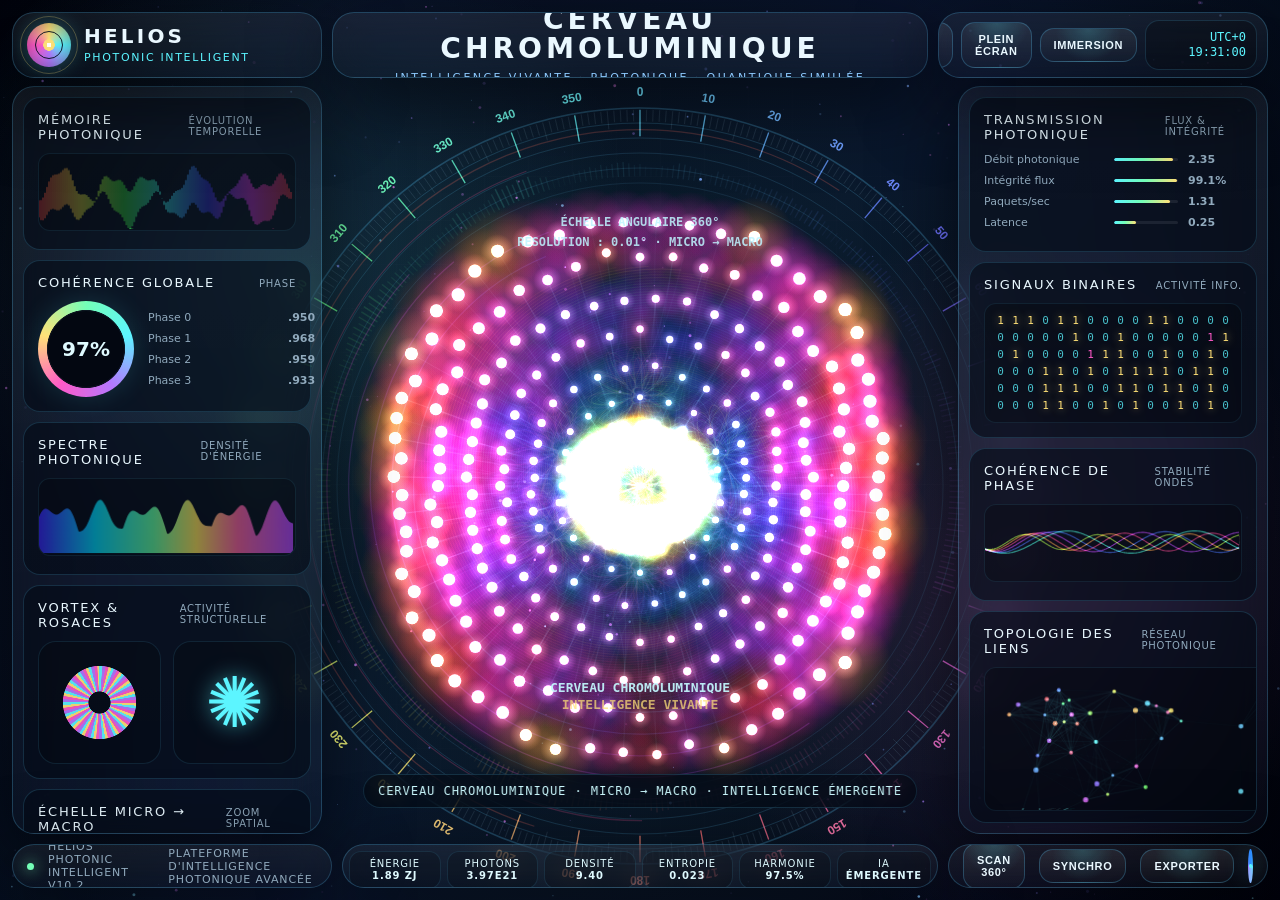
<file: cerveau-chromoluminique.html>
<!DOCTYPE html>
<html lang="fr">
<head>
  <meta charset="UTF-8" />
  <meta name="viewport" content="width=device-width, initial-scale=1.0" />
  <title>Helios Photonic Intelligent — Cerveau Chromoluminique</title>
  <style>
    :root {
      --bg: #02050d;
      --panel: rgba(4, 10, 23, 0.78);
      --panel2: rgba(255, 255, 255, 0.045);
      --line: rgba(91, 206, 255, 0.24);
      --line2: rgba(255, 220, 130, 0.22);
      --text: #eaf8ff;
      --muted: #91aabd;
      --cyan: #5cf5ff;
      --blue: #2d8cff;
      --gold: #ffe178;
      --violet: #b477ff;
      --pink: #ff5ac8;
      --green: #74ffb7;
      --red: #ff5c8a;
      --shadow: 0 20px 80px rgba(0, 0, 0, 0.58);
    }

    * { box-sizing: border-box; }

    html, body {
      width: 100%;
      height: 100%;
      margin: 0;
      overflow: hidden;
      background:
        radial-gradient(circle at 50% 52%, rgba(50, 115, 255, .22), transparent 35%),
        radial-gradient(circle at 22% 28%, rgba(92, 245, 255, .13), transparent 30%),
        radial-gradient(circle at 78% 64%, rgba(255, 90, 200, .12), transparent 30%),
        linear-gradient(135deg, #01030a, #06101f 48%, #010208);
      color: var(--text);
      font-family: Inter, ui-sans-serif, system-ui, -apple-system, BlinkMacSystemFont, "Segoe UI", Arial, sans-serif;
    }

    body::before {
      content: "";
      position: fixed;
      inset: 0;
      pointer-events: none;
      background-image:
        linear-gradient(rgba(255,255,255,.028) 1px, transparent 1px),
        linear-gradient(90deg, rgba(255,255,255,.028) 1px, transparent 1px);
      background-size: 44px 44px;
      mask-image: radial-gradient(circle at center, black, transparent 80%);
      opacity: .75;
    }

    #app {
      position: relative;
      width: 100vw;
      height: 100vh;
      overflow: hidden;
    }

    canvas#brainCanvas {
      position: absolute;
      inset: 0;
      width: 100%;
      height: 100%;
      display: block;
    }

    .glass {
      border: 1px solid var(--line);
      background: linear-gradient(180deg, rgba(255,255,255,.064), rgba(255,255,255,.022));
      backdrop-filter: blur(18px);
      box-shadow: var(--shadow);
      border-radius: 22px;
      overflow: hidden;
    }

    .topbar {
      position: absolute;
      top: 12px;
      left: 12px;
      right: 12px;
      height: 66px;
      z-index: 30;
      display: grid;
      grid-template-columns: 360px 1fr 410px;
      gap: 10px;
      align-items: center;
      pointer-events: none;
    }

    .brand, .top-center, .top-actions {
      height: 66px;
      pointer-events: auto;
      display: flex;
      align-items: center;
    }

    .brand {
      padding: 10px 14px;
      gap: 13px;
    }

    .sun-logo {
      width: 44px;
      height: 44px;
      border-radius: 50%;
      position: relative;
      background:
        radial-gradient(circle, #fff 0 7%, var(--gold) 8% 18%, transparent 19%),
        conic-gradient(from 0deg, var(--gold), var(--cyan), var(--violet), var(--pink), var(--gold));
      box-shadow: 0 0 24px rgba(92,245,255,.32), inset 0 0 18px rgba(0,0,0,.34);
    }

    .sun-logo::before,
    .sun-logo::after {
      content: "";
      position: absolute;
      inset: 8px;
      border: 1px solid rgba(5, 14, 30, .92);
      border-radius: 50%;
    }

    .sun-logo::after {
      inset: -7px;
      border-color: rgba(255, 225, 120, .25);
      animation: spin 16s linear infinite;
    }

    .brand-title strong,
    .brand-title span {
      display: block;
    }

    .brand-title strong {
      font-size: 25px;
      letter-spacing: .16em;
      line-height: 1;
    }

    .brand-title span {
      margin-top: 5px;
      color: var(--cyan);
      font-size: 11px;
      letter-spacing: .15em;
      text-transform: uppercase;
    }

    .top-center {
      flex-direction: column;
      justify-content: center;
      text-align: center;
      padding: 9px 18px;
    }

    .top-center h1 {
      margin: 0;
      font-size: clamp(18px, 2.2vw, 31px);
      letter-spacing: .23em;
      text-transform: uppercase;
      font-weight: 700;
      line-height: 1;
    }

    .top-center p {
      margin: 8px 0 0;
      color: #8ecbff;
      font-size: 11px;
      letter-spacing: .22em;
      text-transform: uppercase;
    }

    .top-actions {
      justify-content: flex-end;
      gap: 8px;
      padding: 10px;
    }

    button, .mini-btn {
      appearance: none;
      border: 1px solid rgba(91, 206, 255, .26);
      background:
        radial-gradient(circle at 50% 0, rgba(92,245,255,.18), transparent 58%),
        linear-gradient(180deg, rgba(255,255,255,.075), rgba(255,255,255,.025));
      color: var(--text);
      border-radius: 14px;
      padding: 10px 13px;
      cursor: pointer;
      font-weight: 750;
      font-size: 11px;
      letter-spacing: .06em;
      text-transform: uppercase;
      transition: .18s ease;
    }

    button:hover, .mini-btn:hover {
      transform: translateY(-1px);
      border-color: rgba(92,245,255,.66);
    }

    button.active {
      border-color: rgba(255, 225, 120, .65);
      color: #fff0c8;
      box-shadow: inset 0 0 24px rgba(255,225,120,.12), 0 0 22px rgba(255,225,120,.08);
    }

    .clock {
      min-width: 112px;
      padding: 9px 10px;
      border-radius: 14px;
      border: 1px solid rgba(91, 206, 255, .16);
      background: rgba(0,0,0,.24);
      color: var(--cyan);
      font-family: ui-monospace, SFMono-Regular, Menlo, Consolas, monospace;
      font-size: 12px;
      text-align: right;
      line-height: 1.25;
    }

    .side {
      position: absolute;
      top: 86px;
      bottom: 66px;
      z-index: 25;
      width: 356px;
      padding: 10px;
      display: flex;
      flex-direction: column;
      gap: 10px;
      transition: .25s ease;
    }

    .side.left { left: 12px; }
    .side.right { right: 12px; }
    .side.hidden.left { transform: translateX(-112%); opacity: 0; }
    .side.hidden.right { transform: translateX(112%); opacity: 0; }

    .panel {
      padding: 14px;
      border-radius: 17px;
      border: 1px solid rgba(91,206,255,.17);
      background: rgba(4, 10, 23, .60);
      min-height: 0;
    }

    .panel.compact { flex: 0 0 auto; }
    .panel.flex { flex: 1; overflow: hidden; }

    .panel-title {
      display: flex;
      justify-content: space-between;
      align-items: baseline;
      gap: 10px;
      margin-bottom: 11px;
      color: #e9f8ff;
      font-size: 13px;
      letter-spacing: .14em;
      text-transform: uppercase;
    }

    .panel-title small {
      color: var(--muted);
      font-size: 10px;
      letter-spacing: .08em;
    }

    .chart {
      height: 78px;
      width: 100%;
      border-radius: 12px;
      background: rgba(0,0,0,.22);
      border: 1px solid rgba(91,206,255,.10);
      overflow: hidden;
    }

    .metric-row {
      display: grid;
      grid-template-columns: 120px 1fr 54px;
      align-items: center;
      gap: 10px;
      margin: 8px 0;
      font-size: 11px;
      color: var(--muted);
    }

    .bar {
      height: 3px;
      border-radius: 999px;
      background: rgba(255,255,255,.08);
      overflow: hidden;
    }

    .bar i {
      display: block;
      height: 100%;
      border-radius: inherit;
      background: linear-gradient(90deg, var(--cyan), var(--green), var(--gold));
      transform-origin: left;
    }

    .gauge-wrap {
      display: grid;
      grid-template-columns: 96px 1fr;
      gap: 14px;
      align-items: center;
    }

    .gauge {
      width: 96px;
      height: 96px;
      border-radius: 50%;
      display: grid;
      place-items: center;
      background:
        radial-gradient(circle at center, rgba(5,10,24,.95) 0 57%, transparent 58%),
        conic-gradient(var(--green), var(--cyan), var(--violet), var(--pink), var(--gold), var(--green));
      box-shadow: 0 0 28px rgba(92,245,255,.14);
      animation: spin 14s linear infinite;
    }

    .gauge span {
      display: grid;
      place-items: center;
      width: 76px;
      height: 76px;
      border-radius: 50%;
      background: rgba(3,7,16,.94);
      color: #dffaff;
      font-weight: 850;
      font-size: 20px;
      animation: counterSpin 14s linear infinite;
    }

    .dual-icons {
      display: grid;
      grid-template-columns: 1fr 1fr;
      gap: 12px;
    }

    .vortex-preview, .rose-preview {
      aspect-ratio: 1;
      border-radius: 18px;
      border: 1px solid rgba(91,206,255,.12);
      background: rgba(0,0,0,.20);
      display: grid;
      place-items: center;
      position: relative;
      overflow: hidden;
    }

    .vortex-preview::before {
      content: "";
      width: 78%;
      height: 78%;
      border-radius: 50%;
      background: repeating-conic-gradient(from 0deg, var(--cyan) 0 4deg, var(--violet) 5deg 9deg, var(--pink) 10deg 14deg, var(--gold) 15deg 19deg);
      mask-image: radial-gradient(circle, transparent 0 16%, black 17% 54%, transparent 55%);
      animation: spin 5s linear infinite;
      opacity: .92;
    }

    .rose-preview::before {
      content: "✺";
      color: var(--cyan);
      font-size: 70px;
      text-shadow: 0 0 22px rgba(92,245,255,.6);
      animation: spin 10s linear infinite;
    }

    .scale-line {
      height: 8px;
      border-radius: 999px;
      background: linear-gradient(90deg, var(--blue), var(--cyan), var(--green), var(--gold), var(--pink), var(--violet));
      position: relative;
      margin: 16px 4px 8px;
    }

    .scale-line::after {
      content: "";
      position: absolute;
      left: var(--pos, 50%);
      top: 50%;
      width: 15px;
      height: 15px;
      transform: translate(-50%, -50%);
      border-radius: 50%;
      background: var(--gold);
      box-shadow: 0 0 18px var(--gold);
    }

    .binary-grid {
      display: grid;
      grid-template-columns: repeat(16, 1fr);
      gap: 4px;
      padding: 10px;
      border-radius: 12px;
      background: rgba(0,0,0,.23);
      border: 1px solid rgba(91,206,255,.10);
      font-family: ui-monospace, SFMono-Regular, Menlo, Consolas, monospace;
      color: var(--green);
      font-size: 11px;
      text-align: center;
      min-height: 90px;
    }

    .binary-grid span.one { color: var(--gold); text-shadow: 0 0 8px rgba(255,225,120,.7); }
    .binary-grid span.zero { color: var(--cyan); opacity: .76; }
    .binary-grid span.err { color: var(--pink); }

    .network-mini {
      height: 144px;
      border-radius: 12px;
      background: rgba(0,0,0,.23);
      border: 1px solid rgba(91,206,255,.10);
      position: relative;
      overflow: hidden;
    }

    .telemetry {
      position: absolute;
      left: 12px;
      right: 12px;
      bottom: 12px;
      height: 44px;
      z-index: 30;
      display: grid;
      grid-template-columns: 430px 1fr 420px;
      gap: 10px;
      pointer-events: none;
    }

    .telemetry > div {
      pointer-events: auto;
      display: flex;
      align-items: center;
      gap: 14px;
      padding: 9px 14px;
      color: var(--muted);
      font-size: 11px;
      letter-spacing: .08em;
      text-transform: uppercase;
    }

    .status-dot {
      width: 7px;
      height: 7px;
      border-radius: 50%;
      background: var(--green);
      box-shadow: 0 0 14px var(--green);
      flex: 0 0 auto;
    }

    .bottom-stats {
      display: grid !important;
      grid-template-columns: repeat(6, 1fr);
      gap: 6px !important;
      padding: 6px !important;
    }

    .bottom-stats span {
      display: block;
      border: 1px solid rgba(91,206,255,.12);
      border-radius: 12px;
      padding: 6px 8px;
      background: rgba(0,0,0,.20);
      text-align: center;
      color: #dffaff;
      font-size: 10px;
      line-height: 1.2;
    }

    .controls {
      justify-content: flex-end;
    }

    .control-knob {
      width: 34px;
      height: 34px;
      border-radius: 50%;
      background:
        radial-gradient(circle at center, var(--cyan) 0 10%, transparent 11%),
        conic-gradient(var(--blue), var(--cyan), var(--violet), var(--blue));
      box-shadow: 0 0 22px rgba(92,245,255,.35);
      animation: spin 4s linear infinite;
    }

    .center-label {
      position: absolute;
      z-index: 10;
      left: 50%;
      bottom: 92px;
      transform: translateX(-50%);
      padding: 9px 14px;
      border: 1px solid rgba(91,206,255,.18);
      border-radius: 999px;
      background: rgba(3,8,18,.55);
      backdrop-filter: blur(12px);
      color: #ccfaff;
      font-family: ui-monospace, SFMono-Regular, Menlo, Consolas, monospace;
      font-size: 12px;
      letter-spacing: .08em;
      pointer-events: none;
      white-space: nowrap;
    }

    .params {
      display: grid;
      grid-template-columns: repeat(2, 1fr);
      gap: 8px;
      margin-top: 8px;
    }

    .param {
      padding: 8px;
      border-radius: 12px;
      border: 1px solid rgba(91,206,255,.10);
      background: rgba(0,0,0,.18);
    }

    .param label {
      display: flex;
      justify-content: space-between;
      gap: 10px;
      color: var(--muted);
      font-size: 10px;
      text-transform: uppercase;
      letter-spacing: .06em;
      margin-bottom: 6px;
    }

    .param b { color: var(--gold); font-variant-numeric: tabular-nums; }
    input[type="range"] { width: 100%; accent-color: var(--cyan); }

    @keyframes spin { to { transform: rotate(360deg); } }
    @keyframes counterSpin { to { transform: rotate(-360deg); } }

    .immersive .topbar,
    .immersive .side,
    .immersive .telemetry,
    .immersive .center-label {
      opacity: 0;
      pointer-events: none;
      transition: .25s ease;
    }

    @media (max-width: 1280px) {
      .topbar { grid-template-columns: 310px 1fr 330px; }
      .side { width: 310px; }
      .telemetry { grid-template-columns: 320px 1fr 320px; }
      .brand-title strong { font-size: 20px; }
      .top-center h1 { letter-spacing: .14em; }
    }

    @media (max-width: 980px) {
      .side.right { display: none; }
      .side.left { width: 300px; }
      .topbar { grid-template-columns: 1fr; height: auto; }
      .top-center { display: none; }
      .top-actions { justify-content: flex-start; flex-wrap: wrap; height: auto; }
      .telemetry { display: none; }
    }
  </style>
</head>
<body>
  <div id="app">
    <canvas id="brainCanvas"></canvas>

    <header class="topbar">
      <div class="brand glass">
        <div class="sun-logo"></div>
        <div class="brand-title">
          <strong>HELIOS</strong>
          <span>Photonic Intelligent</span>
        </div>
      </div>

      <div class="top-center glass">
        <h1>Cerveau Chromoluminique</h1>
        <p>Intelligence vivante · photonique · quantique simulée</p>
      </div>

      <div class="top-actions glass">
        <button id="runBtn" class="active">Système actif</button>
        <button id="burstBtn">Burst photons</button>
        <button id="fullscreenBtn">Plein écran</button>
        <button id="immersiveBtn">Immersion</button>
        <div class="clock" id="clock">UTC+0<br>00:00:00</div>
      </div>
    </header>

    <aside class="side left glass" id="leftPanel">
      <section class="panel compact">
        <div class="panel-title">Mémoire photonique <small>évolution temporelle</small></div>
        <canvas class="chart" id="memoryChart"></canvas>
      </section>

      <section class="panel compact">
        <div class="panel-title">Cohérence globale <small>phase</small></div>
        <div class="gauge-wrap">
          <div class="gauge"><span id="coherenceGauge">97%</span></div>
          <div>
            <div class="metric-row"><span>Phase 0</span><div class="bar"><i id="phase0" style="width:96%"></i></div><b id="phase0v">.987</b></div>
            <div class="metric-row"><span>Phase 1</span><div class="bar"><i id="phase1" style="width:94%"></i></div><b id="phase1v">.975</b></div>
            <div class="metric-row"><span>Phase 2</span><div class="bar"><i id="phase2" style="width:92%"></i></div><b id="phase2v">.962</b></div>
            <div class="metric-row"><span>Phase 3</span><div class="bar"><i id="phase3" style="width:95%"></i></div><b id="phase3v">.981</b></div>
          </div>
        </div>
      </section>

      <section class="panel compact">
        <div class="panel-title">Spectre photonique <small>densité d'énergie</small></div>
        <canvas class="chart" id="spectrumChart"></canvas>
      </section>

      <section class="panel compact">
        <div class="panel-title">Vortex & rosaces <small>activité structurelle</small></div>
        <div class="dual-icons">
          <div class="vortex-preview"></div>
          <div class="rose-preview"></div>
        </div>
      </section>

      <section class="panel compact">
        <div class="panel-title">Échelle micro → macro <small>zoom spatial</small></div>
        <div class="scale-line" id="scaleLine" style="--pos:52%"></div>
        <div style="display:flex;justify-content:space-between;color:var(--muted);font-size:10px;letter-spacing:.08em;text-transform:uppercase">
          <span>10⁻¹⁵ · micro</span><span>10¹⁵ · macro</span>
        </div>
      </section>
    </aside>

    <aside class="side right glass" id="rightPanel">
      <section class="panel compact">
        <div class="panel-title">Transmission photonique <small>flux & intégrité</small></div>
        <div class="metric-row"><span>Débit photonique</span><div class="bar"><i id="debitBar" style="width:92%"></i></div><b id="debitVal">2.48</b></div>
        <div class="metric-row"><span>Intégrité flux</span><div class="bar"><i id="integrityBar" style="width:99%"></i></div><b id="integrityVal">99%</b></div>
        <div class="metric-row"><span>Paquets/sec</span><div class="bar"><i id="packetBar" style="width:88%"></i></div><b id="packetVal">1.25</b></div>
        <div class="metric-row"><span>Latence</span><div class="bar"><i id="latencyBar" style="width:35%"></i></div><b id="latencyVal">0.35</b></div>
      </section>

      <section class="panel compact">
        <div class="panel-title">Signaux binaires <small>activité info.</small></div>
        <div class="binary-grid" id="binaryGrid"></div>
      </section>

      <section class="panel compact">
        <div class="panel-title">Cohérence de phase <small>stabilité ondes</small></div>
        <canvas class="chart" id="phaseChart"></canvas>
      </section>

      <section class="panel flex">
        <div class="panel-title">Topologie des liens <small>réseau photonique</small></div>
        <canvas class="network-mini" id="networkChart"></canvas>
      </section>
    </aside>

    <div class="center-label" id="centerLabel">CERVEAU CHROMOLUMINIQUE · MICRO → MACRO · INTELLIGENCE ÉMERGENTE</div>

    <footer class="telemetry">
      <div class="glass">
        <span class="status-dot"></span>
        <span>Helios Photonic Intelligent v10.2</span>
        <span>Plateforme d'intelligence photonique avancée</span>
      </div>
      <div class="glass bottom-stats">
        <span>Énergie<br><b id="energyStat">1.78 ZJ</b></span>
        <span>Photons<br><b id="photonsStat">3.61e21</b></span>
        <span>Densité<br><b id="densityStat">9.74</b></span>
        <span>Entropie<br><b id="entropyStat">0.021</b></span>
        <span>Harmonie<br><b id="harmonyStat">98.7%</b></span>
        <span>IA<br><b>Émergente</b></span>
      </div>
      <div class="glass controls">
        <button class="mini-btn" id="scanBtn">Scan 360°</button>
        <button class="mini-btn" id="syncBtn">Synchro</button>
        <button class="mini-btn" id="exportBtn">Exporter</button>
        <div class="control-knob"></div>
      </div>
    </footer>
  </div>

  <script>
    (() => {
      'use strict';

      const canvas = document.getElementById('brainCanvas');
      const ctx = canvas.getContext('2d', { alpha: true });
      const dpr = Math.max(1, Math.min(2, window.devicePixelRatio || 1));
      const $ = (id) => document.getElementById(id);

      const ui = {
        app: $('app'), runBtn: $('runBtn'), burstBtn: $('burstBtn'), fullscreenBtn: $('fullscreenBtn'), immersiveBtn: $('immersiveBtn'),
        scanBtn: $('scanBtn'), syncBtn: $('syncBtn'), exportBtn: $('exportBtn'), clock: $('clock'), centerLabel: $('centerLabel'),
        memoryChart: $('memoryChart'), spectrumChart: $('spectrumChart'), phaseChart: $('phaseChart'), networkChart: $('networkChart'), binaryGrid: $('binaryGrid'), scaleLine: $('scaleLine'),
        coherenceGauge: $('coherenceGauge'), debitVal: $('debitVal'), integrityVal: $('integrityVal'), packetVal: $('packetVal'), latencyVal: $('latencyVal'),
        energyStat: $('energyStat'), photonsStat: $('photonsStat'), densityStat: $('densityStat'), entropyStat: $('entropyStat'), harmonyStat: $('harmonyStat')
      };

      const state = {
        w: 0, h: 0, cx: 0, cy: 0, r: 0,
        running: true, immersive: false,
        t: 0, last: performance.now(),
        stars: [], nodes: [], photons: [], memory: new Array(360).fill(0),
        microScale: 0.52, coherence: 0.973, energy: 1.78, entropy: 0.021,
        burstPower: 1, thoughtPulse: 0
      };

      const brainWords = [
        'analyse', 'lumière', 'mémoire', 'phase', 'vortex', 'rosace', 'harmonie', 'transmission',
        'micro', 'macro', 'conscience', 'structure', 'émergence', 'cohérence', 'réseau', 'photon'
      ];

      function resize() {
        state.w = window.innerWidth;
        state.h = window.innerHeight;
        canvas.width = Math.floor(state.w * dpr);
        canvas.height = Math.floor(state.h * dpr);
        ctx.setTransform(dpr, 0, 0, dpr, 0, 0);
        state.cx = state.w * 0.5;
        state.cy = state.h * 0.54;
        state.r = Math.min(state.w, state.h) * 0.37;
        initStars();
        initNodes();
        resizeSmallCharts();
      }

      function resizeSmallCharts() {
        for (const c of [ui.memoryChart, ui.spectrumChart, ui.phaseChart, ui.networkChart]) {
          const rect = c.getBoundingClientRect();
          c.width = Math.max(1, Math.floor(rect.width * dpr));
          c.height = Math.max(1, Math.floor(rect.height * dpr));
          const cctx = c.getContext('2d');
          cctx.setTransform(dpr, 0, 0, dpr, 0, 0);
        }
      }

      function initStars() {
        state.stars = Array.from({ length: 520 }, () => ({
          x: Math.random() * state.w,
          y: Math.random() * state.h,
          r: Math.random() * 1.45 + 0.15,
          a: Math.random() * 0.75 + 0.05,
          tw: Math.random() * 5 + 1,
          hue: 190 + Math.random() * 120
        }));
      }

      function initNodes() {
        state.nodes = [];
        const rings = [0.12, 0.20, 0.29, 0.39, 0.50, 0.62, 0.75, 0.88];
        rings.forEach((rr, layer) => {
          const count = 8 + layer * 8;
          for (let i = 0; i < count; i++) {
            const mirrored = i % 2 === 0 ? 1 : -1;
            state.nodes.push({
              ring: rr,
              layer,
              a: (i / count) * Math.PI * 2 + (layer % 2 ? Math.PI / count : 0),
              phase: Math.random() * Math.PI * 2,
              power: Math.random() * 0.55 + 0.45,
              mirror: mirrored
            });
          }
        });
      }

      function angleForDegree(deg) { return -Math.PI / 2 + deg * Math.PI / 180; }
      function hueForDegree(deg) { return (deg + 190) % 360; }
      function point(cx, cy, a, r) { return { x: cx + Math.cos(a) * r, y: cy + Math.sin(a) * r }; }

      function spawnPhotons(count = 120) {
        for (let i = 0; i < count; i++) {
          const degree = (Math.random() * 360) | 0;
          state.photons.push({
            degree,
            bit: Math.random() > 0.5 ? 1 : 0,
            life: 0,
            ttl: 4 + Math.random() * 9,
            radius: Math.random() * 0.16,
            speed: 0.25 + Math.random() * 1.25,
            phase: Math.random() * Math.PI * 2,
            side: Math.random() > 0.5 ? 1 : -1,
            amp: 0.6 + Math.random() * 0.8,
            trail: []
          });
        }
        if (state.photons.length > 1200) state.photons.splice(0, state.photons.length - 1200);
      }

      function drawBackground(t) {
        ctx.clearRect(0, 0, state.w, state.h);
        const g = ctx.createRadialGradient(state.cx, state.cy, 10, state.cx, state.cy, Math.max(state.w, state.h) * 0.75);
        g.addColorStop(0, 'rgba(255,255,255,.09)');
        g.addColorStop(0.20, 'rgba(92,245,255,.06)');
        g.addColorStop(0.56, 'rgba(70,90,255,.07)');
        g.addColorStop(1, 'rgba(0,0,0,0)');
        ctx.fillStyle = g;
        ctx.fillRect(0, 0, state.w, state.h);

        ctx.save();
        ctx.globalCompositeOperation = 'lighter';
        for (const s of state.stars) {
          const a = s.a * (0.42 + 0.58 * Math.sin(t * s.tw + s.x * 0.01) ** 2);
          ctx.beginPath();
          ctx.fillStyle = `hsla(${s.hue}, 100%, 75%, ${a})`;
          ctx.arc(s.x, s.y, s.r, 0, Math.PI * 2);
          ctx.fill();
        }
        ctx.restore();
      }

      function drawDegreeWheel(t) {
        const R = state.r;
        ctx.save();
        ctx.translate(state.cx, state.cy);
        ctx.globalCompositeOperation = 'lighter';

        const outerR = R * 1.13;
        const innerR = R * 0.91;

        for (let ring = 0; ring < 6; ring++) {
          const rr = innerR + ring * R * 0.045;
          ctx.beginPath();
          ctx.arc(0, 0, rr, 0, Math.PI * 2);
          ctx.strokeStyle = `rgba(92,206,255,${0.12 + ring * 0.025})`;
          ctx.lineWidth = ring === 5 ? 1.6 : 0.8;
          ctx.stroke();
        }

        for (let d = 0; d < 360; d++) {
          const a = angleForDegree(d);
          const major = d % 10 === 0;
          const medium = d % 5 === 0;
          const from = major ? R * 1.05 : medium ? R * 1.075 : R * 1.095;
          const to = R * 1.13;
          ctx.beginPath();
          ctx.moveTo(Math.cos(a) * from, Math.sin(a) * from);
          ctx.lineTo(Math.cos(a) * to, Math.sin(a) * to);
          ctx.strokeStyle = major ? `hsla(${hueForDegree(d)},100%,70%,.75)` : 'rgba(180,230,255,.22)';
          ctx.lineWidth = major ? 1.3 : 0.45;
          ctx.stroke();

          if (major) {
            ctx.save();
            ctx.rotate(a);
            ctx.translate(R * 1.18, 0);
            ctx.rotate(Math.PI / 2);
            ctx.fillStyle = `hsla(${hueForDegree(d)},100%,72%,.92)`;
            ctx.font = `800 ${Math.max(12, R * 0.035)}px Inter, sans-serif`;
            ctx.textAlign = 'center';
            ctx.textBaseline = 'middle';
            ctx.fillText(String(d), 0, 0);
            ctx.restore();
          }
        }

        for (let i = 0; i < 7; i++) {
          const rr = R * (0.68 + i * 0.065);
          const start = t * (0.06 + i * 0.015) + i * 0.3;
          ctx.beginPath();
          ctx.arc(0, 0, rr, start, start + Math.PI * (1.05 + Math.sin(t + i) * 0.22));
          ctx.strokeStyle = `hsla(${190 + i * 28 + t * 20},100%,65%,${0.11 + i * 0.02})`;
          ctx.lineWidth = 1.2;
          ctx.stroke();
        }

        ctx.restore();
      }

      function drawRose(cx, cy, radius, lobes, rotation, alpha, hueBase) {
        ctx.save();
        ctx.translate(cx, cy);
        ctx.rotate(rotation);
        ctx.globalCompositeOperation = 'lighter';
        for (let l = 0; l < lobes; l++) {
          const shift = l / lobes * Math.PI * 2;
          ctx.save();
          ctx.rotate(shift);
          ctx.beginPath();
          for (let i = 0; i <= 120; i++) {
            const p = i / 120;
            const a = p * Math.PI * 2;
            const rr = radius * (0.18 + 0.82 * Math.sin(a * 2) ** 2) * (0.62 + p * 0.38);
            const x = Math.cos(a) * rr + Math.cos(shift) * radius * 0.15;
            const y = Math.sin(a) * rr * 0.42;
            if (i === 0) ctx.moveTo(x, y); else ctx.lineTo(x, y);
          }
          ctx.strokeStyle = `hsla(${(hueBase + l * 19) % 360},100%,70%,${alpha})`;
          ctx.lineWidth = Math.max(0.45, radius * 0.006);
          ctx.stroke();
          ctx.restore();
        }
        ctx.restore();
      }

      function drawBrainRosaces(t) {
        const R = state.r;
        ctx.save();
        ctx.globalCompositeOperation = 'lighter';

        const lobes = [
          { x: -0.23, y: -0.11, r: 0.24, h: 210 },
          { x: 0.23, y: -0.11, r: 0.24, h: 45 },
          { x: -0.25, y: 0.13, r: 0.22, h: 285 },
          { x: 0.25, y: 0.13, r: 0.22, h: 150 },
          { x: 0.00, y: -0.27, r: 0.20, h: 330 },
          { x: 0.00, y: 0.25, r: 0.20, h: 185 },
          { x: 0.00, y: 0.00, r: 0.30, h: 65 }
        ];

        for (const lobe of lobes) {
          const breathing = 1 + 0.035 * Math.sin(t * 1.4 + lobe.h);
          drawRose(
            state.cx + lobe.x * R,
            state.cy + lobe.y * R,
            lobe.r * R * breathing,
            12,
            t * 0.08 + lobe.h,
            0.105 + 0.05 * Math.sin(t + lobe.h) ** 2,
            lobe.h + t * 8
          );
        }

        for (let k = 0; k < 5; k++) {
          drawRose(state.cx, state.cy, R * (0.09 + k * 0.055), 8 + k * 2, -t * (0.16 + k * 0.02), 0.10, 175 + k * 42 + t * 12);
        }

        ctx.restore();
      }

      function drawVortex(t) {
        const R = state.r;
        ctx.save();
        ctx.globalCompositeOperation = 'lighter';
        ctx.lineCap = 'round';

        for (let arm = 0; arm < 42; arm++) {
          ctx.beginPath();
          const h = (arm * 8 + t * 38) % 360;
          for (let i = 0; i <= 260; i++) {
            const n = i / 260;
            const spiral = n * n * R * 0.66;
            const a = n * Math.PI * (7.2 + Math.sin(t * .2) * 0.6) + arm * Math.PI * 2 / 42 + t * 0.42;
            const x = state.cx + Math.cos(a) * spiral;
            const y = state.cy + Math.sin(a) * spiral;
            if (i === 0) ctx.moveTo(x, y); else ctx.lineTo(x, y);
          }
          ctx.strokeStyle = `hsla(${h},100%,65%,${0.045 + arm % 3 * 0.012})`;
          ctx.lineWidth = 0.9;
          ctx.stroke();
        }

        const core = ctx.createRadialGradient(state.cx, state.cy, 0, state.cx, state.cy, R * 0.16);
        core.addColorStop(0, 'rgba(255,255,255,.94)');
        core.addColorStop(.12, 'rgba(255,225,120,.72)');
        core.addColorStop(.34, 'rgba(92,245,255,.34)');
        core.addColorStop(1, 'rgba(92,245,255,0)');
        ctx.beginPath();
        ctx.fillStyle = core;
        ctx.arc(state.cx, state.cy, R * 0.16, 0, Math.PI * 2);
        ctx.fill();
        ctx.restore();
      }

      function drawNetwork(t) {
        const R = state.r;
        ctx.save();
        ctx.globalCompositeOperation = 'lighter';

        const coords = state.nodes.map((n) => {
          const wave = 1 + 0.025 * Math.sin(t * 1.5 + n.phase);
          const brainShape = 1 - 0.18 * Math.cos(n.a * 2);
          const rr = R * n.ring * brainShape * wave;
          return {
            x: state.cx + Math.cos(n.a) * rr,
            y: state.cy + Math.sin(n.a) * rr * 0.78,
            h: 185 + n.layer * 24 + Math.sin(t + n.phase) * 40,
            p: n.power,
            layer: n.layer
          };
        });

        for (let i = 0; i < coords.length; i++) {
          const a = coords[i];
          if (i % 2 === 0) {
            for (let j = i + 3; j < coords.length; j += 17) {
              const b = coords[j % coords.length];
              const dx = a.x - b.x;
              const dy = a.y - b.y;
              const dist = Math.hypot(dx, dy);
              if (dist < R * 0.55) {
                ctx.beginPath();
                ctx.moveTo(a.x, a.y);
                ctx.quadraticCurveTo(state.cx, state.cy, b.x, b.y);
                ctx.strokeStyle = `rgba(120,230,255,${0.018 + (1 - dist / (R * 0.55)) * 0.05})`;
                ctx.lineWidth = 0.75;
                ctx.stroke();
              }
            }
          }
        }

        for (const p of coords) {
          const glow = 0.45 + 0.55 * Math.sin(t * 2.2 + p.x * 0.008) ** 2;
          const size = R * (0.0045 + p.layer * 0.0007) * (1 + glow * 1.1);
          const g = ctx.createRadialGradient(p.x, p.y, 0, p.x, p.y, size * 7);
          g.addColorStop(0, `hsla(${p.h},100%,82%,${0.78})`);
          g.addColorStop(0.38, `hsla(${p.h},100%,60%,${0.22})`);
          g.addColorStop(1, `hsla(${p.h},100%,50%,0)`);
          ctx.beginPath();
          ctx.fillStyle = g;
          ctx.arc(p.x, p.y, size * 7, 0, Math.PI * 2);
          ctx.fill();
          ctx.beginPath();
          ctx.fillStyle = `hsla(${p.h},100%,84%,.92)`;
          ctx.arc(p.x, p.y, size, 0, Math.PI * 2);
          ctx.fill();
        }

        ctx.restore();
      }

      function drawPhotons(dt, t) {
        const R = state.r;
        ctx.save();
        ctx.globalCompositeOperation = 'lighter';

        for (let i = state.photons.length - 1; i >= 0; i--) {
          const p = state.photons[i];
          p.life += dt * p.speed * (state.running ? 1 : 0);
          p.degree = (p.degree + dt * 18 * p.speed * p.side + 360) % 360;
          p.radius = Math.min(1, p.radius + dt * 0.055 * p.speed);

          if (p.life > p.ttl) {
            state.photons.splice(i, 1);
            continue;
          }

          const wave = Math.sin(t * 8 + p.phase + p.degree * 0.03);
          const a = angleForDegree(p.degree + wave * 6);
          const rr = R * (0.08 + p.radius * 0.78) * (1 + 0.03 * wave);
          const x = state.cx + Math.cos(a) * rr;
          const y = state.cy + Math.sin(a) * rr * 0.88;
          const hue = p.bit ? 48 + wave * 20 : 190 + wave * 40;
          const size = R * (p.bit ? 0.0075 : 0.0055) * p.amp;

          p.trail.push({ x, y, hue });
          if (p.trail.length > 11) p.trail.shift();

          const di = Math.round(p.degree) % 360;
          state.memory[di] = Math.min(1, state.memory[di] + 0.009 + p.bit * 0.012);

          for (let j = 0; j < p.trail.length; j++) {
            const tr = p.trail[j];
            const alpha = (j + 1) / p.trail.length;
            ctx.beginPath();
            ctx.fillStyle = `hsla(${tr.hue},100%,70%,${0.02 + alpha * 0.055})`;
            ctx.arc(tr.x, tr.y, size * (0.6 + alpha * 1.3), 0, Math.PI * 2);
            ctx.fill();
          }

          const g = ctx.createRadialGradient(x, y, 0, x, y, size * 8);
          g.addColorStop(0, `hsla(${hue},100%,82%,.84)`);
          g.addColorStop(.32, `hsla(${hue},100%,62%,.28)`);
          g.addColorStop(1, `hsla(${hue},100%,50%,0)`);
          ctx.beginPath();
          ctx.fillStyle = g;
          ctx.arc(x, y, size * 8, 0, Math.PI * 2);
          ctx.fill();

          ctx.beginPath();
          ctx.fillStyle = `hsla(${hue},100%,88%,.95)`;
          ctx.arc(x, y, size, 0, Math.PI * 2);
          ctx.fill();
        }

        for (let d = 0; d < 360; d++) {
          const v = state.memory[d];
          if (v < 0.01) continue;
          state.memory[d] *= 0.996;
          const a = angleForDegree(d);
          const r1 = R * 0.93;
          const r2 = R * (0.95 + v * 0.13);
          ctx.beginPath();
          ctx.moveTo(state.cx + Math.cos(a) * r1, state.cy + Math.sin(a) * r1);
          ctx.lineTo(state.cx + Math.cos(a) * r2, state.cy + Math.sin(a) * r2);
          ctx.strokeStyle = `hsla(${hueForDegree(d)},100%,68%,${v * 0.44})`;
          ctx.lineWidth = 0.8 + v * 2.2;
          ctx.stroke();
        }

        ctx.restore();
      }

      function drawScaleLabels(t) {
        ctx.save();
        ctx.textAlign = 'center';
        ctx.fillStyle = 'rgba(190,245,255,.85)';
        ctx.font = '700 12px ui-monospace, SFMono-Regular, Menlo, Consolas, monospace';
        ctx.fillText('ÉCHELLE ANGULAIRE 360°', state.cx, state.cy - state.r * 0.78);
        ctx.fillText('RÉSOLUTION : 0.01° · MICRO → MACRO', state.cx, state.cy - state.r * 0.72);
        ctx.fillStyle = 'rgba(195,250,255,.92)';
        ctx.font = '800 13px ui-monospace, SFMono-Regular, Menlo, Consolas, monospace';
        ctx.fillText('CERVEAU CHROMOLUMINIQUE', state.cx, state.cy + state.r * 0.62);
        ctx.fillStyle = 'rgba(255,225,120,.72)';
        ctx.fillText('INTELLIGENCE VIVANTE', state.cx, state.cy + state.r * 0.67);
        ctx.restore();
      }

      function drawMemoryChart(t) {
        const c = ui.memoryChart;
        const cctx = c.getContext('2d');
        const w = c.clientWidth, h = c.clientHeight;
        cctx.clearRect(0, 0, w, h);
        cctx.save();
        cctx.globalCompositeOperation = 'lighter';
        for (let i = 0; i < w; i += 2) {
          const n = i / w;
          const y = h * 0.58 + Math.sin(n * 36 + t * 3) * h * 0.13 + Math.sin(n * 90 + t * 1.4) * h * 0.05;
          const barH = Math.abs(Math.sin(n * 12 + t) * h * 0.5);
          cctx.beginPath();
          cctx.strokeStyle = `hsla(${n * 360},100%,62%,.52)`;
          cctx.moveTo(i, y - barH * 0.5);
          cctx.lineTo(i, y + barH * 0.5);
          cctx.stroke();
        }
        cctx.restore();
      }

      function drawSpectrumChart(t) {
        const c = ui.spectrumChart;
        const cctx = c.getContext('2d');
        const w = c.clientWidth, h = c.clientHeight;
        cctx.clearRect(0, 0, w, h);
        cctx.save();
        cctx.globalCompositeOperation = 'lighter';
        cctx.beginPath();
        for (let i = 0; i <= w; i++) {
          const n = i / w;
          const y = h * (0.70 - 0.32 * Math.abs(Math.sin(n * 18 + t * 0.7)) - 0.10 * Math.sin(n * 55 + t * 2));
          if (i === 0) cctx.moveTo(i, y); else cctx.lineTo(i, y);
        }
        cctx.lineTo(w, h); cctx.lineTo(0, h); cctx.closePath();
        const grad = cctx.createLinearGradient(0, 0, w, 0);
        grad.addColorStop(0, 'rgba(60,40,255,.55)');
        grad.addColorStop(.22, 'rgba(0,220,255,.55)');
        grad.addColorStop(.45, 'rgba(100,255,160,.55)');
        grad.addColorStop(.62, 'rgba(255,230,90,.55)');
        grad.addColorStop(.78, 'rgba(255,100,160,.55)');
        grad.addColorStop(1, 'rgba(180,70,255,.55)');
        cctx.fillStyle = grad;
        cctx.fill();
        cctx.restore();
      }

      function drawPhaseChart(t) {
        const c = ui.phaseChart;
        const cctx = c.getContext('2d');
        const w = c.clientWidth, h = c.clientHeight;
        cctx.clearRect(0, 0, w, h);
        cctx.save();
        cctx.globalCompositeOperation = 'lighter';
        for (let k = 0; k < 6; k++) {
          cctx.beginPath();
          for (let i = 0; i <= w; i++) {
            const n = i / w;
            const y = h * 0.5 + Math.sin(n * Math.PI * (4 + k * 0.6) + t * (1.3 + k * 0.25)) * h * (0.15 - k * 0.01);
            if (i === 0) cctx.moveTo(i, y); else cctx.lineTo(i, y);
          }
          cctx.strokeStyle = `hsla(${k * 55 + 170},100%,65%,.62)`;
          cctx.lineWidth = 1.1;
          cctx.stroke();
        }
        cctx.restore();
      }

      function drawNetworkMini(t) {
        const c = ui.networkChart;
        const cctx = c.getContext('2d');
        const w = c.clientWidth, h = c.clientHeight;
        cctx.clearRect(0, 0, w, h);
        const pts = [];
        for (let i = 0; i < 38; i++) {
          const x = w * (0.08 + 0.84 * ((Math.sin(i * 12.989) * 43758.5453) % 1 + 1) % 1);
          const y = h * (0.12 + 0.76 * ((Math.sin(i * 78.233) * 12345.678) % 1 + 1) % 1);
          pts.push({ x, y, h: 180 + i * 11 });
        }
        cctx.save();
        cctx.globalCompositeOperation = 'lighter';
        for (let i = 0; i < pts.length; i++) {
          for (let j = i + 1; j < pts.length; j++) {
            const d = Math.hypot(pts[i].x - pts[j].x, pts[i].y - pts[j].y);
            if (d < 76) {
              cctx.beginPath();
              cctx.moveTo(pts[i].x, pts[i].y);
              cctx.lineTo(pts[j].x, pts[j].y);
              cctx.strokeStyle = `rgba(92,245,255,${0.09 * (1 - d / 76)})`;
              cctx.stroke();
            }
          }
        }
        for (const p of pts) {
          cctx.beginPath();
          cctx.fillStyle = `hsla(${p.h + t * 20},100%,72%,.82)`;
          cctx.arc(p.x, p.y, 2.1 + Math.sin(t + p.x) * .6, 0, Math.PI * 2);
          cctx.fill();
        }
        cctx.restore();
      }

      function updateBinaryGrid(t) {
        if (updateBinaryGrid.mark === Math.floor(t * 8)) return;
        updateBinaryGrid.mark = Math.floor(t * 8);
        ui.binaryGrid.innerHTML = '';
        for (let i = 0; i < 96; i++) {
          const v = Math.random() > 0.52 ? 1 : 0;
          const s = document.createElement('span');
          s.textContent = String(v);
          s.className = Math.random() < 0.035 ? 'err' : v ? 'one' : 'zero';
          ui.binaryGrid.appendChild(s);
        }
      }

      function updateUI(t) {
        const now = new Date();
        ui.clock.innerHTML = `UTC+0<br>${now.toISOString().substring(11, 19)}`;

        state.coherence = 0.965 + Math.sin(t * 0.75) * 0.015 + Math.min(0.012, state.photons.length / 90000);
        state.energy = 1.78 + Math.sin(t * .22) * .11 + state.photons.length * 0.00025;
        state.entropy = 0.021 + Math.abs(Math.sin(t * .35)) * 0.009;
        state.microScale = 0.5 + 0.34 * Math.sin(t * 0.13);

        ui.coherenceGauge.textContent = `${Math.round(state.coherence * 100)}%`;
        ui.debitVal.textContent = `${(2.2 + Math.sin(t*.9)*.35).toFixed(2)}`;
        ui.integrityVal.textContent = `${(98.9 + Math.sin(t*.5)*.8).toFixed(1)}%`;
        ui.packetVal.textContent = `${(1.1 + state.photons.length/1800).toFixed(2)}`;
        ui.latencyVal.textContent = `${(0.22 + Math.abs(Math.sin(t*.4))*.18).toFixed(2)}`;
        ui.energyStat.textContent = `${state.energy.toFixed(2)} ZJ`;
        ui.photonsStat.textContent = `${(3.2 + state.photons.length/500).toFixed(2)}e21`;
        ui.densityStat.textContent = `${(9.2 + Math.sin(t*.7)*.6).toFixed(2)}`;
        ui.entropyStat.textContent = state.entropy.toFixed(3);
        ui.harmonyStat.textContent = `${(state.coherence*100).toFixed(1)}%`;
        ui.scaleLine.style.setProperty('--pos', `${Math.round((state.microScale * .5 + .5) * 100)}%`);

        for (let i = 0; i < 4; i++) {
          const v = 0.94 + Math.sin(t * .8 + i) * 0.028;
          const bar = document.getElementById(`phase${i}`);
          const val = document.getElementById(`phase${i}v`);
          if (bar) bar.style.width = `${Math.round(v * 100)}%`;
          if (val) val.textContent = `.${Math.round(v * 1000)}`;
        }
      }

      function render(now) {
        const dt = Math.min(0.05, (now - state.last) / 1000);
        state.last = now;
        if (state.running) state.t += dt;
        const t = state.t;

        drawBackground(t);
        drawDegreeWheel(t);
        drawBrainRosaces(t);
        drawNetwork(t);
        drawVortex(t);
        drawPhotons(dt, t);
        drawScaleLabels(t);

        drawMemoryChart(t);
        drawSpectrumChart(t);
        drawPhaseChart(t);
        drawNetworkMini(t);
        updateBinaryGrid(t);
        updateUI(t);

        if (state.running && state.photons.length < 440 && Math.random() < 0.08) spawnPhotons(8);
        if (state.running && Math.random() < 0.012) spawnPhotons(42);

        requestAnimationFrame(render);
      }

      function toggleRun() {
        state.running = !state.running;
        ui.runBtn.classList.toggle('active', state.running);
        ui.runBtn.textContent = state.running ? 'Système actif' : 'Pause système';
      }

      async function fullscreen() {
        try {
          if (!document.fullscreenElement) {
            await document.documentElement.requestFullscreen();
            ui.fullscreenBtn.textContent = 'Quitter écran';
          } else {
            await document.exitFullscreen();
            ui.fullscreenBtn.textContent = 'Plein écran';
          }
        } catch (e) {
          console.warn('Fullscreen refusé', e);
        }
      }

      function exportPng() {
        const a = document.createElement('a');
        a.href = canvas.toDataURL('image/png');
        a.download = `helios-cerveau-chromoluminique-${Date.now()}.png`;
        a.click();
      }

      ui.runBtn.addEventListener('click', toggleRun);
      ui.burstBtn.addEventListener('click', () => spawnPhotons(260));
      ui.scanBtn.addEventListener('click', () => spawnPhotons(160));
      ui.syncBtn.addEventListener('click', () => { state.memory.fill(0.08); spawnPhotons(220); });
      ui.exportBtn.addEventListener('click', exportPng);
      ui.fullscreenBtn.addEventListener('click', fullscreen);
      ui.immersiveBtn.addEventListener('click', () => {
        state.immersive = !state.immersive;
        ui.app.classList.toggle('immersive', state.immersive);
      });

      document.addEventListener('keydown', (e) => {
        if (e.code === 'Space') { e.preventDefault(); toggleRun(); }
        if (e.key.toLowerCase() === 'f') fullscreen();
        if (e.key.toLowerCase() === 'b') spawnPhotons(260);
        if (e.key.toLowerCase() === 'h') ui.immersiveBtn.click();
        if (e.key.toLowerCase() === 'e') exportPng();
      });

      window.addEventListener('resize', resize);
      resize();
      spawnPhotons(360);
      requestAnimationFrame(render);
    })();
  </script>
</body>
</html>
</file>
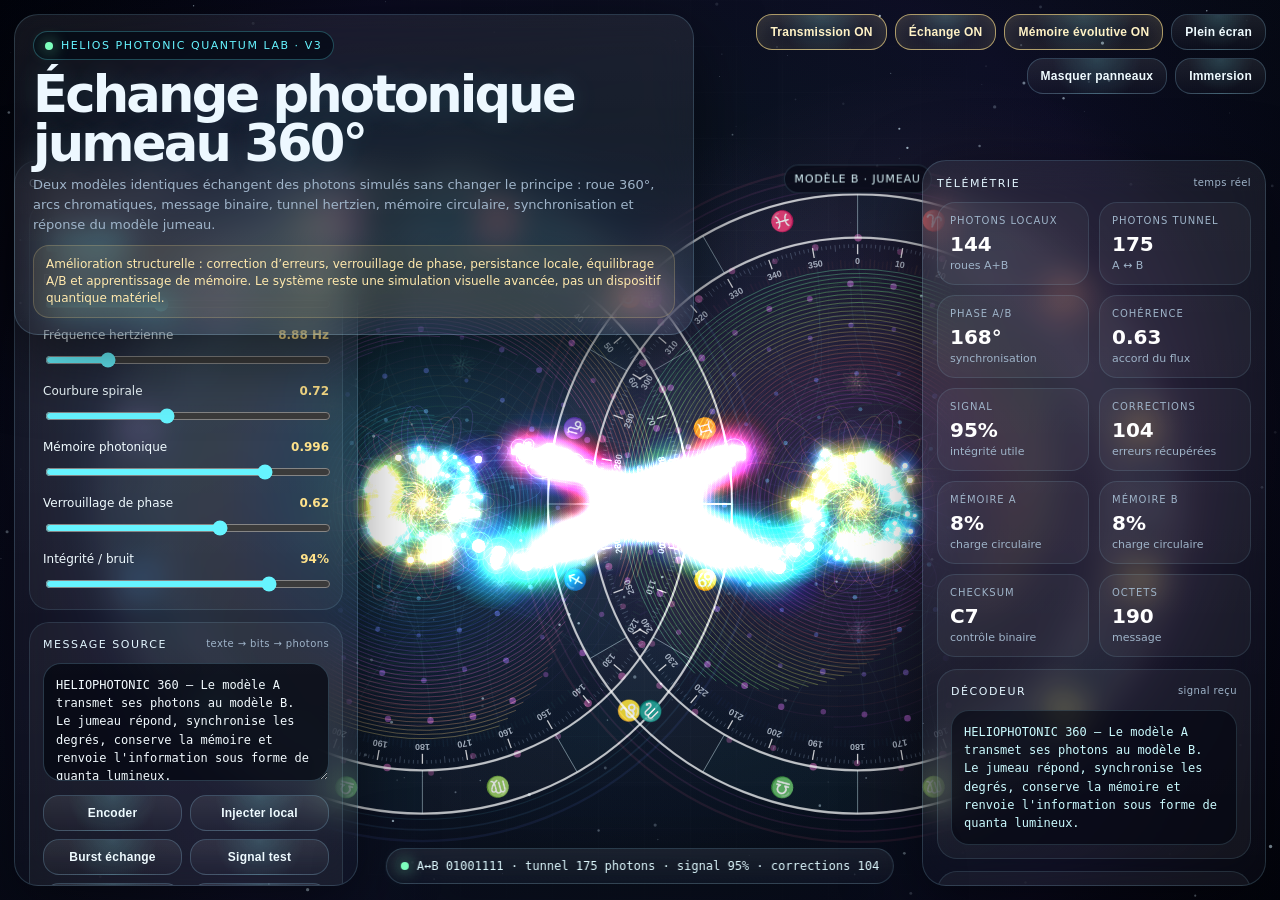
<file: lab.html>
<!DOCTYPE html>
<html lang="fr">
<head>
  <meta charset="UTF-8" />
  <meta name="viewport" content="width=device-width, initial-scale=1.0" />
  <title>Helios Photonic Quantum Lab — V3 Jumeau évolutif</title>
  <style>
    :root{
      --bg:#02040a;--panel:rgba(7,12,25,.76);--panel2:rgba(255,255,255,.045);
      --line:rgba(159,226,255,.18);--line2:rgba(255,226,138,.20);--text:#edf8ff;--muted:#9fb4c9;
      --cyan:#66f4ff;--gold:#ffe28a;--violet:#b983ff;--green:#7dffbd;--pink:#ff74c2;--red:#ff688e;
      --shadow:0 22px 70px rgba(0,0,0,.50);
    }
    *{box-sizing:border-box}
    html,body{margin:0;width:100%;height:100%;overflow:hidden;background:var(--bg);color:var(--text);font-family:Inter,system-ui,-apple-system,Segoe UI,Arial,sans-serif}
    body{
      background:
        radial-gradient(circle at 28% 45%,rgba(58,232,255,.14),transparent 35%),
        radial-gradient(circle at 72% 48%,rgba(255,105,210,.13),transparent 35%),
        radial-gradient(circle at 50% 55%,rgba(116,87,255,.13),transparent 46%),
        linear-gradient(135deg,#02040b,#070b16 48%,#02040a);
    }
    body::before{content:"";position:fixed;inset:0;pointer-events:none;background-image:linear-gradient(rgba(255,255,255,.028) 1px,transparent 1px),linear-gradient(90deg,rgba(255,255,255,.028) 1px,transparent 1px);background-size:46px 46px;mask-image:radial-gradient(circle at center,#000,transparent 82%)}
    #app{position:relative;width:100vw;height:100vh;overflow:hidden}
    canvas{position:absolute;inset:0;width:100%;height:100%;display:block}
    .glass{border:1px solid var(--line);background:linear-gradient(180deg,rgba(255,255,255,.07),rgba(255,255,255,.025));backdrop-filter:blur(18px);box-shadow:var(--shadow);border-radius:24px}
    .top{position:absolute;z-index:20;top:14px;left:14px;right:14px;display:flex;justify-content:space-between;align-items:flex-start;gap:12px;pointer-events:none}
    .hero{pointer-events:auto;max-width:680px;padding:16px 18px}
    .kicker{display:inline-flex;align-items:center;gap:8px;margin-bottom:10px;padding:7px 11px;border-radius:999px;border:1px solid rgba(102,244,255,.27);background:rgba(4,10,22,.72);color:var(--cyan);font-size:11px;letter-spacing:.14em;text-transform:uppercase}
    .pulse{width:8px;height:8px;border-radius:50%;background:var(--green);box-shadow:0 0 16px var(--green);animation:pulse 1.15s infinite}
    @keyframes pulse{0%,100%{transform:scale(.8);opacity:.55}50%{transform:scale(1.3);opacity:1}}
    h1{margin:0 0 8px;font-size:clamp(26px,4vw,54px);line-height:.95;letter-spacing:-.055em;text-shadow:0 0 28px rgba(102,244,255,.14)}
    .hero p{margin:0;color:var(--muted);font-size:13px;line-height:1.52;max-width:630px}
    .warn{margin-top:10px;padding:10px 12px;border-radius:16px;background:rgba(255,226,138,.08);border:1px solid var(--line2);color:#ffe9ad;font-size:12px;line-height:1.42}
    .actions{pointer-events:auto;display:flex;flex-wrap:wrap;gap:8px;justify-content:flex-end;max-width:560px}
    button{border:1px solid rgba(154,224,255,.22);background:radial-gradient(circle at 50% 0,rgba(117,245,255,.16),transparent 58%),linear-gradient(180deg,rgba(255,255,255,.085),rgba(255,255,255,.025));color:#effbff;border-radius:16px;padding:10px 13px;cursor:pointer;font-weight:750;font-size:12px;letter-spacing:.02em;transition:.18s ease}
    button:hover{transform:translateY(-1px);border-color:rgba(115,245,255,.58)}
    button.active{border-color:rgba(255,226,138,.65);box-shadow:0 0 26px rgba(255,226,138,.13) inset;color:#fff2c6}
    .panel{position:absolute;z-index:18;top:160px;bottom:14px;width:344px;padding:14px;overflow:auto;transition:.26s ease}
    .panel.left{left:14px}.panel.right{right:14px}.panel.hidden.left{transform:translateX(-115%);opacity:0}.panel.hidden.right{transform:translateX(115%);opacity:0}
    .panel::-webkit-scrollbar,.log::-webkit-scrollbar{width:6px}.panel::-webkit-scrollbar-thumb,.log::-webkit-scrollbar-thumb{background:rgba(151,225,255,.22);border-radius:999px}
    .section{display:flex;justify-content:space-between;gap:10px;margin:2px 0 12px;font-size:11px;text-transform:uppercase;letter-spacing:.14em;color:#e3f6ff}.section span{font-size:10px;text-transform:none;letter-spacing:.04em;color:var(--muted)}
    .block{margin-bottom:12px;padding:13px;border-radius:20px;background:var(--panel2);border:1px solid rgba(159,226,255,.12)}
    .control{margin-bottom:12px}.control:last-child{margin-bottom:0}.control label{display:flex;justify-content:space-between;margin-bottom:8px;color:#f0fbff;font-size:12px}.control b{color:var(--gold);font-variant-numeric:tabular-nums}input[type=range]{width:100%;accent-color:#66f4ff}
    textarea{width:100%;min-height:118px;resize:vertical;outline:none;border:1px solid rgba(154,224,255,.22);background:rgba(2,5,14,.68);border-radius:18px;color:#f3fbff;padding:12px;font-family:ui-monospace,SFMono-Regular,Menlo,Consolas,monospace;font-size:12px;line-height:1.52}
    textarea:focus{border-color:rgba(102,244,255,.62);box-shadow:0 0 0 3px rgba(102,244,255,.08)}
    .grid2{display:grid;grid-template-columns:1fr 1fr;gap:8px;margin-top:10px}.grid3{display:grid;grid-template-columns:1fr 1fr 1fr;gap:8px;margin-top:10px}
    .stats{display:grid;grid-template-columns:1fr 1fr;gap:10px}.stat{padding:12px;border-radius:18px;background:var(--panel2);border:1px solid rgba(159,226,255,.12);min-height:72px}.label{font-size:10px;text-transform:uppercase;letter-spacing:.1em;color:var(--muted)}.value{margin-top:6px;font-size:20px;font-weight:850;font-variant-numeric:tabular-nums;color:white}.sub{font-size:11px;color:var(--muted);margin-top:3px}
    .decoder{min-height:92px;padding:12px;border-radius:18px;background:rgba(2,5,14,.58);border:1px solid rgba(159,226,255,.16);font-family:ui-monospace,SFMono-Regular,Menlo,Consolas,monospace;font-size:12px;line-height:1.52;color:#cbfbff;word-break:break-word}
    .log{display:flex;flex-direction:column;gap:8px;max-height:295px;overflow:auto;padding-right:4px}.entry{padding:10px 11px;border-radius:16px;background:rgba(255,255,255,.038);border:1px solid rgba(159,226,255,.12)}.entryHead{display:flex;justify-content:space-between;gap:10px;font-size:10px;text-transform:uppercase;letter-spacing:.07em;font-weight:800;color:#f8fdff}.entryBody{margin-top:6px;color:var(--muted);font-size:12px;line-height:1.42}
    .probe{position:absolute;z-index:22;left:50%;bottom:16px;transform:translateX(-50%);display:flex;align-items:center;gap:8px;padding:10px 14px;border-radius:999px;font-family:ui-monospace,SFMono-Regular,Menlo,Consolas,monospace;font-size:12px;pointer-events:none;color:#dffaff;white-space:nowrap}
    .modelTag{position:absolute;z-index:12;transform:translate(-50%,-50%);padding:7px 10px;border-radius:999px;border:1px solid rgba(154,224,255,.18);background:rgba(4,8,18,.58);color:#dffaff;font-size:11px;letter-spacing:.08em;text-transform:uppercase;pointer-events:none;backdrop-filter:blur(10px)}
    .mini{display:flex;flex-wrap:wrap;gap:6px}.chip{padding:7px 9px;border:1px solid rgba(159,226,255,.13);border-radius:999px;background:rgba(255,255,255,.035);font-size:11px;color:#dffaff}.chip.good{border-color:rgba(125,255,189,.25);color:#c9ffe0}.chip.warn{border-color:rgba(255,226,138,.25);color:#fff0bd}
    #tagA,#tagB{display:none}.immersive .top,.immersive .panel,.immersive .probe{opacity:0;pointer-events:none}
    @media(max-width:1080px){.panel{width:310px}.hero{max-width:540px}}
    @media(max-width:860px){.panel.right{display:none}.panel{top:auto;left:10px!important;right:10px!important;bottom:10px;width:auto;max-height:44vh}.hero{max-width:none}.top{flex-direction:column}.actions{justify-content:flex-start}.probe{font-size:10px;max-width:94vw;overflow:hidden}}
  </style>
</head>
<body>
  <div id="app">
    <canvas id="lab"></canvas>
    <div id="tagA" class="modelTag">Modèle A · émetteur</div>
    <div id="tagB" class="modelTag">Modèle B · jumeau</div>

    <div class="top">
      <div class="hero glass">
        <div class="kicker"><span class="pulse"></span> Helios Photonic Quantum Lab · V3</div>
        <h1>Échange photonique jumeau 360°</h1>
        <p>Deux modèles identiques échangent des photons simulés sans changer le principe : roue 360°, arcs chromatiques, message binaire, tunnel hertzien, mémoire circulaire, synchronisation et réponse du modèle jumeau.</p>
        <div class="warn">Amélioration structurelle : correction d’erreurs, verrouillage de phase, persistance locale, équilibrage A/B et apprentissage de mémoire. Le système reste une simulation visuelle avancée, pas un dispositif quantique matériel.</div>
      </div>
      <div class="actions">
        <button id="runBtn" class="active">Transmission ON</button>
        <button id="exchangeBtn" class="active">Échange ON</button>
        <button id="learnBtn" class="active">Mémoire évolutive ON</button>
        <button id="fullscreenBtn">Plein écran</button>
        <button id="togglePanelsBtn">Masquer panneaux</button>
        <button id="immersiveBtn">Immersion</button>
      </div>
    </div>

    <aside class="panel left glass" id="leftPanel">
      <div class="section">Contrôle du noyau <span>base conservée</span></div>
      <div class="block">
        <div class="control"><label>Vitesse photons <b id="speedValue">1.25x</b></label><input id="speed" type="range" min="0.20" max="5" value="1.25" step="0.05"></div>
        <div class="control"><label>Densité arcs <b id="densityValue">540</b></label><input id="density" type="range" min="100" max="1200" value="540" step="10"></div>
        <div class="control"><label>Fréquence hertzienne <b id="carrierValue">8.88 Hz</b></label><input id="carrier" type="range" min="1" max="40" value="8.88" step="0.01"></div>
        <div class="control"><label>Courbure spirale <b id="curveValue">0.72</b></label><input id="curve" type="range" min="0.08" max="1.60" value="0.72" step="0.01"></div>
        <div class="control"><label>Mémoire photonique <b id="memoryValue">0.996</b></label><input id="memory" type="range" min="0.985" max="0.999" value="0.996" step="0.001"></div>
        <div class="control"><label>Verrouillage de phase <b id="phaseLockValue">0.62</b></label><input id="phaseLock" type="range" min="0" max="1" value="0.62" step="0.01"></div>
        <div class="control"><label>Intégrité / bruit <b id="integrityValue">94%</b></label><input id="integrity" type="range" min="70" max="100" value="94" step="1"></div>
      </div>

      <div class="block">
        <div class="section">Message source <span>texte → bits → photons</span></div>
        <textarea id="message">HELIOPHOTONIC 360 — Le modèle A transmet ses photons au modèle B. Le jumeau répond, synchronise les degrés, conserve la mémoire et renvoie l'information sous forme de quanta lumineux.</textarea>
        <div class="grid2">
          <button id="encodeBtn">Encoder</button>
          <button id="injectBtn">Injecter local</button>
          <button id="exchangeBurstBtn">Burst échange</button>
          <button id="randomBtn">Signal test</button>
          <button id="saveBtn">Sauver état</button>
          <button id="loadBtn">Charger état</button>
          <button id="resetBtn">Réinitialiser</button>
          <button id="snapshotBtn">Exporter PNG</button>
        </div>
      </div>

      <div class="block">
        <div class="section">Modules actifs <span>sans changer les bases</span></div>
        <div class="mini">
          <span class="chip good">Correction d’erreurs</span>
          <span class="chip good">Phase-lock A/B</span>
          <span class="chip good">Mémoire persistante</span>
          <span class="chip warn">Équilibrage photons</span>
          <span class="chip">Traînées quantiques</span>
          <span class="chip">Rosaces résonantes</span>
        </div>
      </div>
    </aside>

    <aside class="panel right glass" id="rightPanel">
      <div class="section">Télémétrie <span>temps réel</span></div>
      <div class="stats">
        <div class="stat"><div class="label">Photons locaux</div><div class="value" id="localStat">0</div><div class="sub">roues A+B</div></div>
        <div class="stat"><div class="label">Photons tunnel</div><div class="value" id="bridgeStat">0</div><div class="sub">A ↔ B</div></div>
        <div class="stat"><div class="label">Phase A/B</div><div class="value" id="degreeStat">000°</div><div class="sub">synchronisation</div></div>
        <div class="stat"><div class="label">Cohérence</div><div class="value" id="coherenceStat">0.00</div><div class="sub">accord du flux</div></div>
        <div class="stat"><div class="label">Signal</div><div class="value" id="signalStat">0%</div><div class="sub">intégrité utile</div></div>
        <div class="stat"><div class="label">Corrections</div><div class="value" id="correctedStat">0</div><div class="sub">erreurs récupérées</div></div>
        <div class="stat"><div class="label">Mémoire A</div><div class="value" id="memoryAStat">0%</div><div class="sub">charge circulaire</div></div>
        <div class="stat"><div class="label">Mémoire B</div><div class="value" id="memoryBStat">0%</div><div class="sub">charge circulaire</div></div>
        <div class="stat"><div class="label">Checksum</div><div class="value" id="checksumStat">00</div><div class="sub">contrôle binaire</div></div>
        <div class="stat"><div class="label">Octets</div><div class="value" id="bytesStat">0</div><div class="sub">message</div></div>
      </div>
      <div class="block" style="margin-top:12px">
        <div class="section">Décodeur <span>signal reçu</span></div>
        <div id="decoder" class="decoder">En attente d’encodage…</div>
      </div>
      <div class="block">
        <div class="section">Journal intelligent <span>diagnostic</span></div>
        <div id="log" class="log"></div>
      </div>
    </aside>

    <div class="probe glass"><span class="pulse"></span><span id="probe">A↔B 00000000 · tunnel 0 photons · cohérence 0.00</span></div>
  </div>

  <script>
    (()=>{
      'use strict';
      const canvas=document.getElementById('lab');
      const ctx=canvas.getContext('2d',{alpha:true});
      const dpr=Math.max(1,Math.min(2,window.devicePixelRatio||1));
      const $=id=>document.getElementById(id);
      const ui={
        app:$('app'),tagA:$('tagA'),tagB:$('tagB'),runBtn:$('runBtn'),exchangeBtn:$('exchangeBtn'),learnBtn:$('learnBtn'),fullscreenBtn:$('fullscreenBtn'),togglePanelsBtn:$('togglePanelsBtn'),immersiveBtn:$('immersiveBtn'),
        leftPanel:$('leftPanel'),rightPanel:$('rightPanel'),speed:$('speed'),density:$('density'),carrier:$('carrier'),curve:$('curve'),memory:$('memory'),phaseLock:$('phaseLock'),integrity:$('integrity'),
        speedValue:$('speedValue'),densityValue:$('densityValue'),carrierValue:$('carrierValue'),curveValue:$('curveValue'),memoryValue:$('memoryValue'),phaseLockValue:$('phaseLockValue'),integrityValue:$('integrityValue'),
        message:$('message'),encodeBtn:$('encodeBtn'),injectBtn:$('injectBtn'),exchangeBurstBtn:$('exchangeBurstBtn'),randomBtn:$('randomBtn'),saveBtn:$('saveBtn'),loadBtn:$('loadBtn'),resetBtn:$('resetBtn'),snapshotBtn:$('snapshotBtn'),
        localStat:$('localStat'),bridgeStat:$('bridgeStat'),degreeStat:$('degreeStat'),coherenceStat:$('coherenceStat'),signalStat:$('signalStat'),correctedStat:$('correctedStat'),memoryAStat:$('memoryAStat'),memoryBStat:$('memoryBStat'),checksumStat:$('checksumStat'),bytesStat:$('bytesStat'),decoder:$('decoder'),log:$('log'),probe:$('probe')
      };
      const state={w:0,h:0,t:0,last:performance.now(),running:true,exchangeOn:true,learning:true,panelsHidden:false,immersive:false,bits:[],bytes:[],checksum:0,injectIndex:0,packetsA:[],packetsB:[],bridge:[],memoryA:new Array(360).fill(0),memoryB:new Array(360).fill(0),stars:[],nodes:[],modelA:{x:0,y:0,r:0},modelB:{x:0,y:0,r:0},phaseDegree:0,phaseA:0,phaseB:Math.PI,coherence:0,signal:1,corrected:0,lost:0,learnBiasA:new Array(360).fill(0),learnBiasB:new Array(360).fill(0)};
      const zodiac=['♈','♉','♊','♋','♌','♍','♎','♏','♐','♑','♒','♓'];
      const logs=['Le photon A→B transporte un bit, une phase, une parité et un degré cible.','Le jumeau répond avec phase inversée pour maintenir le dialogue sans casser la symétrie.','La mémoire circulaire ne repart pas de zéro : elle apprend les zones les plus sollicitées.','Le verrouillage de phase corrige progressivement le décalage A/B.','La correction d’erreurs restaure les bits perturbés par le bruit simulé.','L’équilibrage limite la saturation : sinon le tunnel devient une autoroute aux heures de pointe.','Chaque degré reste une adresse d’information dans le cercle 360°.'];
      const clamp=(v,a,b)=>Math.max(a,Math.min(b,v));
      const avg=a=>a.reduce((s,v)=>s+v,0)/a.length;
      function addLog(head,body){const e=document.createElement('div');e.className='entry';const tm=new Date().toLocaleTimeString('fr-FR',{hour:'2-digit',minute:'2-digit',second:'2-digit'});e.innerHTML=`<div class="entryHead"><span>${head}</span><span>${tm}</span></div><div class="entryBody">${body}</div>`;ui.log.prepend(e);while(ui.log.children.length>26)ui.log.removeChild(ui.log.lastChild)}
      function resize(){state.w=innerWidth;state.h=innerHeight;canvas.width=Math.floor(state.w*dpr);canvas.height=Math.floor(state.h*dpr);ctx.setTransform(dpr,0,0,dpr,0,0);const dual=state.w>760;const r=dual?Math.min(state.w*.205,state.h*.34):Math.min(state.w,state.h)*.34;state.modelA={x:dual?state.w*.33:state.w*.5,y:state.h*.56,r};state.modelB={x:dual?state.w*.67:state.w*.5,y:dual?state.h*.56:state.h*1.13,r};ui.tagA.style.left=state.modelA.x+'px';ui.tagA.style.top=(state.modelA.y-state.modelA.r*1.24)+'px';ui.tagB.style.left=state.modelB.x+'px';ui.tagB.style.top=(state.modelB.y-state.modelB.r*1.24)+'px';ui.tagA.style.display=ui.tagB.style.display='block';initStars();initNodes()}
      function initStars(){state.stars=Array.from({length:320},()=>({x:Math.random()*state.w,y:Math.random()*state.h,r:Math.random()*1.5+.2,a:Math.random()*.7+.08,tw:Math.random()*5+1}))}
      function initNodes(){state.nodes=[];[.20,.36,.52,.68,.84,1.02].forEach((rr,ri)=>{const n=8+ri*6;for(let i=0;i<n;i++)state.nodes.push({a:i/n*Math.PI*2+(ri%2?Math.PI/n:0),r:rr,p:Math.random()*Math.PI*2,l:ri})})}
      const ang=d=>-Math.PI/2+d*Math.PI/180, hue=d=>(d+18)%360, pt=(m,d,r)=>({x:m.x+Math.cos(ang(d))*r,y:m.y+Math.sin(ang(d))*r});
      const byteBits=n=>n.toString(2).padStart(8,'0').split('').map(Number);
      const parityOf=n=>byteBits(n&255).reduce((a,b)=>a^b,0);
      function encode(){const data=Array.from(new TextEncoder().encode(ui.message.value||'HELIOPHOTONIC'));state.bytes=data;state.bits=data.flatMap(byteBits);state.checksum=data.reduce((a,n)=>(a^n)&255,0);state.injectIndex=0;state.packetsA.length=0;state.packetsB.length=0;state.bridge.length=0;ui.decoder.textContent=new TextDecoder().decode(new Uint8Array(data));injectLocal(72);spawnBridge(84,'AB');spawnBridge(84,'BA');addLog('Encodage',`${data.length} octets convertis en ${state.bits.length} bits. Parité et checksum activés.`);saveSoftState()}
      function makePacket(i,side){const bit=state.bits[i%Math.max(1,state.bits.length)]||0;const byte=state.bytes[Math.floor(i/8)%Math.max(1,state.bytes.length)]||0;const deg=(i*137.507764+(side==='B'?90:0))%360;return{bit,index:i,degree:deg,r:.04+Math.random()*.12,life:0,ttl:8+Math.random()*10,phase:Math.random()*Math.PI*2,speed:.25+Math.random()*.8+bit*.35,spin:Math.random()>.5?1:-1,amp:.7+Math.random()*.8,parity:parityOf(byte),trail:[]}}
      function injectLocal(n=48){if(!state.bits.length){encode();return}for(let k=0;k<n;k++){const i=(state.injectIndex++)%state.bits.length;state.packetsA.push(makePacket(i,'A'));state.packetsB.push(makePacket(i,'B'))}trimPackets();addLog('Injection locale',`${n} paquets locaux créés dans chaque modèle. Charge équilibrée.`)}
      function spawnBridge(n=36,dir='AB'){if(!state.bits.length)return;const maxBridge=900;for(let k=0;k<n;k++){const i=(state.injectIndex+k)%state.bits.length;const bit=state.bits[i]||0;const byte=state.bytes[Math.floor(i/8)%Math.max(1,state.bytes.length)]||0;state.bridge.push({dir,bit,index:i,degree:(i*137.507764+k*19)%360,u:Math.random()*.16,life:0,speed:.16+Math.random()*.34+bit*.16,phase:Math.random()*Math.PI*2,amp:.7+Math.random()*.9,parity:parityOf(byte),noise:0,corrected:false})}if(state.bridge.length>maxBridge)state.bridge.splice(0,state.bridge.length-maxBridge);addLog('Échange photonique',`${n} photons ${dir==='AB'?'A → B':'B → A'} envoyés avec contrôle de parité.`)}
      function trimPackets(){const max=520;if(state.packetsA.length>max)state.packetsA.splice(0,state.packetsA.length-max);if(state.packetsB.length>max)state.packetsB.splice(0,state.packetsB.length-max)}
      function background(t){ctx.clearRect(0,0,state.w,state.h);const g=ctx.createRadialGradient(state.w*.5,state.h*.55,10,state.w*.5,state.h*.55,Math.max(state.w,state.h)*.7);g.addColorStop(0,'rgba(255,255,255,.08)');g.addColorStop(.25,'rgba(80,230,255,.055)');g.addColorStop(.62,'rgba(110,70,255,.065)');g.addColorStop(1,'rgba(0,0,0,0)');ctx.fillStyle=g;ctx.fillRect(0,0,state.w,state.h);for(const s of state.stars){const a=s.a*(.45+.55*Math.sin(t*s.tw+s.x*.01)**2);ctx.beginPath();ctx.fillStyle=`rgba(215,240,255,${a})`;ctx.arc(s.x,s.y,s.r,0,Math.PI*2);ctx.fill()}}
      function wheel(m){const R=m.r,outer=R*1.18,inner=R*1.015;ctx.save();ctx.translate(m.x,m.y);for(let i=0;i<12;i++){const a1=-Math.PI/2+i*Math.PI/6,a2=a1+Math.PI/6;ctx.beginPath();ctx.arc(0,0,outer,a1,a2);ctx.arc(0,0,inner,a2,a1,true);ctx.closePath();ctx.fillStyle=i%2?'rgba(255,255,255,.022)':'rgba(105,230,255,.032)';ctx.fill();ctx.strokeStyle='rgba(220,245,255,.25)';ctx.lineWidth=1;ctx.stroke();ctx.save();ctx.rotate(a1+Math.PI/12);ctx.translate(R*1.11,0);ctx.rotate(Math.PI/2);ctx.fillStyle='rgba(248,252,255,.88)';ctx.font=`${Math.max(20,R*.07)}px Georgia,serif`;ctx.textAlign='center';ctx.textBaseline='middle';ctx.fillText(zodiac[i],0,0);ctx.restore()}ctx.beginPath();ctx.arc(0,0,outer,0,Math.PI*2);ctx.arc(0,0,inner,0,Math.PI*2);ctx.strokeStyle='rgba(255,255,255,.68)';ctx.lineWidth=2.2;ctx.stroke();for(let d=0;d<360;d++){const a=ang(d),maj=d%10===0,mid=d%5===0,from=maj?R*.952:mid?R*.965:R*.976;ctx.beginPath();ctx.moveTo(Math.cos(a)*from,Math.sin(a)*from);ctx.lineTo(Math.cos(a)*R*.99,Math.sin(a)*R*.99);ctx.strokeStyle=maj?'rgba(255,255,255,.78)':'rgba(190,225,255,.38)';ctx.lineWidth=maj?1.3:.6;ctx.stroke();if(maj){ctx.save();ctx.rotate(a);ctx.translate(R*.925,0);ctx.rotate(Math.PI/2);ctx.fillStyle='rgba(230,242,255,.68)';ctx.font=`700 ${Math.max(9,R*.032)}px Inter,sans-serif`;ctx.textAlign='center';ctx.textBaseline='middle';ctx.fillText(String(d),0,0);ctx.restore()}}ctx.restore()}
      function halo(m,t,mem,label){const R=m.r,charge=avg(mem),phase=label==='A'?state.phaseA:state.phaseB;ctx.save();ctx.globalCompositeOperation='lighter';for(let k=0;k<3;k++){ctx.beginPath();ctx.arc(m.x,m.y,R*(1.21+k*.035+.008*Math.sin(t*2+k+phase)),0,Math.PI*2);ctx.strokeStyle=`hsla(${label==='A'?190+k*18:300+k*22},100%,70%,${.08+charge*.12})`;ctx.lineWidth=1.1+k*.55;ctx.stroke()}ctx.restore()}
      function arcs(m,t){const R=m.r,rings=Math.floor(Number(ui.density.value)/10),curve=Number(ui.curve.value),carrier=Number(ui.carrier.value);ctx.save();ctx.globalCompositeOperation='lighter';ctx.lineCap='round';for(let i=0;i<rings;i++){const n=i/Math.max(1,rings-1),rr=R*(.055+n*.84),start=(t*16*curve+i*2.618)%360,sweep=205+120*Math.sin(t*.23+i*.09)**2,h=hue(i*360/rings+t*18);ctx.beginPath();ctx.arc(m.x,m.y,rr,ang(start),ang(start+sweep));ctx.strokeStyle=`hsla(${h},100%,${56+n*18}%,${.14+n*.38})`;ctx.lineWidth=Math.max(.6,R*.002);ctx.stroke();if(i%3===0){ctx.beginPath();const wr=rr+Math.sin(t*carrier+i*.35)*R*.004;ctx.arc(m.x,m.y,wr,ang(start+1),ang(start+sweep-1));ctx.strokeStyle=`hsla(${(h+60)%360},100%,70%,.08)`;ctx.lineWidth=Math.max(.4,R*.0015);ctx.stroke()}}ctx.restore()}
      function spiral(m,t){const R=m.r,curve=Number(ui.curve.value);ctx.save();ctx.globalCompositeOperation='lighter';for(let arm=0;arm<12;arm++){ctx.beginPath();for(let i=0;i<=360;i++){const n=i/360,d=i*2.4*curve+arm*30+t*10,rr=R*(.035+n*.82),p=pt(m,d,rr);if(i===0)ctx.moveTo(p.x,p.y);else ctx.lineTo(p.x,p.y)}ctx.strokeStyle=`hsla(${(arm*30+t*12)%360},100%,66%,.062)`;ctx.lineWidth=.85;ctx.stroke()}ctx.restore()}
      function rosette(m,t){const R=m.r;drawRose(m.x,m.y,R*.52,12,t*.08,.18,195+t*8);drawRose(m.x,m.y,R*.24,8,-t*.16,.18,300+t*12);for(let k=0;k<6;k++){const p=pt(m,k*60+t*8,R*(.48+.08*Math.sin(t+k)));drawRose(p.x,p.y,R*.07,6+(k%3)*2,t*.12,.08,120+k*41)}}
      function drawRose(x,y,r,lobes,rot,alpha,h0){ctx.save();ctx.translate(x,y);ctx.rotate(rot);ctx.globalCompositeOperation='lighter';for(let l=0;l<lobes;l++){ctx.save();ctx.rotate(l/lobes*Math.PI*2);ctx.beginPath();for(let i=0;i<=100;i++){const p=i/100,a=p*Math.PI*2,rr=r*(.18+.82*Math.sin(a*2)**2)*(.62+.38*p),xx=Math.cos(a)*rr+Math.cos(l)*r*.12,yy=Math.sin(a)*rr*.42;if(i===0)ctx.moveTo(xx,yy);else ctx.lineTo(xx,yy)}ctx.strokeStyle=`hsla(${(h0+l*17)%360},100%,70%,${alpha})`;ctx.lineWidth=Math.max(.4,r*.006);ctx.stroke();ctx.restore()}ctx.restore()}
      function nodes(m,t){const R=m.r;ctx.save();ctx.globalCompositeOperation='lighter';for(let i=0;i<state.nodes.length;i++){const n=state.nodes[i],rr=R*n.r*(.98+.025*Math.sin(t*.8+n.p)),a=n.a+.04*Math.sin(t*.18+n.l),x=m.x+Math.cos(a)*rr,y=m.y+Math.sin(a)*rr,g=.45+.55*Math.sin(t*1.8+n.p)**2;ctx.beginPath();ctx.fillStyle=`hsla(${175+n.l*29},100%,72%,${.13+g*.30})`;ctx.arc(x,y,R*(.004+n.l*.0008)*(1+g*.8),0,Math.PI*2);ctx.fill();if(i%4===0){const q=state.nodes[(i+7)%state.nodes.length],qx=m.x+Math.cos(q.a)*R*q.r,qy=m.y+Math.sin(q.a)*R*q.r;ctx.beginPath();ctx.moveTo(x,y);ctx.quadraticCurveTo(m.x,m.y,qx,qy);ctx.strokeStyle=`rgba(135,235,255,${.028+g*.04})`;ctx.lineWidth=.75;ctx.stroke()}}ctx.restore()}
      function memory(m,mem,bias){const R=m.r,decay=Number(ui.memory.value);ctx.save();ctx.globalCompositeOperation='lighter';for(let d=0;d<360;d++){const v=mem[d]+(state.learning?bias[d]*.22:0);if(v>.01){const a=ang(d),r1=R*.90,r2=R*(.92+clamp(v,0,1)*.09);ctx.beginPath();ctx.moveTo(m.x+Math.cos(a)*r1,m.y+Math.sin(a)*r1);ctx.lineTo(m.x+Math.cos(a)*r2,m.y+Math.sin(a)*r2);ctx.strokeStyle=`hsla(${hue(d)},100%,65%,${clamp(v,0,1)*.44})`;ctx.lineWidth=1+clamp(v,0,1)*2.3;ctx.stroke()}mem[d]*=decay;if(state.learning)bias[d]*=.9991}ctx.restore()}
      function localPackets(list,m,mem,bias,dt,t,label){const R=m.r,speed=Number(ui.speed.value),carrier=Number(ui.carrier.value),curve=Number(ui.curve.value);let focus=0,energy=0;ctx.save();ctx.globalCompositeOperation='lighter';for(let i=list.length-1;i>=0;i--){const p=list[i];p.life+=dt*speed*(.55+p.speed);p.degree=(p.degree+dt*speed*(12+p.speed*34)*p.spin+360)%360;p.r=Math.min(.94,p.r+dt*speed*.038*(.7+p.bit*.4));if(p.life>p.ttl){list.splice(i,1);continue}const mod=Math.sin(t*carrier+p.phase+p.index*.07),d=p.degree+mod*7*curve,rr=R*(.06+p.r*.86)+mod*R*.012,pos=pt(m,d,rr),h=p.bit?48+mod*12:190+mod*30,sz=R*(p.bit?.0085:.006)*(1+.6*Math.abs(mod));p.trail.push({x:pos.x,y:pos.y,h});if(p.trail.length>9)p.trail.shift();const di=Math.round(p.degree)%360;mem[di]=Math.min(1,mem[di]+.014+p.bit*.018);if(state.learning)bias[di]=Math.min(1,bias[di]+.002+p.bit*.002);for(let j=0;j<p.trail.length;j++){const tr=p.trail[j],a=(j+1)/p.trail.length;ctx.beginPath();ctx.fillStyle=`hsla(${tr.h},100%,70%,${.018+a*.04})`;ctx.arc(tr.x,tr.y,sz*(.6+a*1.15),0,Math.PI*2);ctx.fill()}const glow=ctx.createRadialGradient(pos.x,pos.y,0,pos.x,pos.y,sz*7);glow.addColorStop(0,`hsla(${h},100%,78%,${.75*p.amp})`);glow.addColorStop(.35,`hsla(${h},100%,62%,${.25*p.amp})`);glow.addColorStop(1,`hsla(${h},100%,50%,0)`);ctx.beginPath();ctx.fillStyle=glow;ctx.arc(pos.x,pos.y,sz*7,0,Math.PI*2);ctx.fill();ctx.beginPath();ctx.fillStyle=`hsla(${h},100%,84%,.88)`;ctx.arc(pos.x,pos.y,sz,0,Math.PI*2);ctx.fill();ctx.beginPath();ctx.moveTo(m.x,m.y);const c=pt(m,(d+90)%360,rr*.45+R*.05);ctx.quadraticCurveTo(c.x,c.y,pos.x,pos.y);ctx.strokeStyle=`hsla(${h},100%,70%,${p.bit?.18:.11})`;ctx.lineWidth=p.bit?1.1:.75;ctx.stroke();focus+=p.degree;energy+=Math.abs(mod)*(p.bit?1.2:.8)}ctx.restore();if(label==='A'){state.phaseDegree=list.length?(focus/list.length)%360:(state.phaseDegree+dt*8)%360;state.coherence=list.length?Math.min(.99,energy/list.length):Math.max(0,state.coherence*.985)}}
      function core(m,t,label){const R=m.r,c=R*.055,phase=label==='A'?state.phaseA:state.phaseB;ctx.save();ctx.globalCompositeOperation='lighter';for(let i=0;i<8;i++){ctx.beginPath();ctx.arc(m.x,m.y,c*(1+i*.62+.2*Math.sin(t*2+i+phase)),0,Math.PI*2);ctx.strokeStyle=`hsla(${i*42+t*50+(label==='B'?60:0)},100%,65%,${.18-i*.015})`;ctx.lineWidth=1.15;ctx.stroke()}const g=ctx.createRadialGradient(m.x,m.y,0,m.x,m.y,c*6);g.addColorStop(0,'rgba(255,255,255,.94)');g.addColorStop(.12,'rgba(255,235,120,.66)');g.addColorStop(.35,'rgba(100,250,255,.32)');g.addColorStop(1,'rgba(115,80,255,0)');ctx.fillStyle=g;ctx.beginPath();ctx.arc(m.x,m.y,c*6,0,Math.PI*2);ctx.fill();ctx.restore()}
      function model(m,list,mem,bias,t,dt,label){halo(m,t,mem,label);rosette(m,t);spiral(m,t);arcs(m,t);memory(m,mem,bias);nodes(m,t);localPackets(list,m,mem,bias,dt,t,label);core(m,t,label);wheel(m)}
      function cubic(a,b,c,d,t){const mt=1-t;return mt*mt*mt*a+3*mt*mt*t*b+3*mt*t*t*c+t*t*t*d}
      function bridge(dt,t){const A=state.modelA,B=state.modelB,dist=Math.hypot(B.x-A.x,B.y-A.y);if(dist<20)return;const phaseLock=Number(ui.phaseLock.value);state.phaseA+=((state.phaseDegree*Math.PI/180)-state.phaseA)*dt*phaseLock*.8;state.phaseB+=((state.phaseA+Math.PI)-state.phaseB)*dt*phaseLock*.8;ctx.save();ctx.globalCompositeOperation='lighter';for(let k=-5;k<=5;k++){const off=k*Math.min(A.r,B.r)*.047;ctx.beginPath();ctx.moveTo(A.x,A.y+off);ctx.bezierCurveTo(A.x+dist*.25,A.y-A.r*.58+off*.2,B.x-dist*.25,B.y+B.r*.58-off*.2,B.x,B.y-off);ctx.strokeStyle=`rgba(${120+k*7},${225-Math.abs(k)*15},255,${.055+.085*Math.sin(t*2+k)**2})`;ctx.lineWidth=.65+(5-Math.abs(k))*.18;ctx.stroke()}let energy=0,clean=0,total=Math.max(1,state.bridge.length);for(let i=state.bridge.length-1;i>=0;i--){const p=state.bridge[i];p.u+=dt*Number(ui.speed.value)*p.speed;p.life+=dt;const integrity=Number(ui.integrity.value)/100;const noisy=Math.random()>(integrity+(p.bit?.015:0));if(noisy&&!p.corrected){p.noise++;if(Math.random()<integrity*.85){p.corrected=true;state.corrected++}else if(p.noise>2){state.lost++;state.bridge.splice(i,1);continue}}
        if(p.u>=1){const mem=p.dir==='AB'?state.memoryB:state.memoryA,bias=p.dir==='AB'?state.learnBiasB:state.learnBiasA,arr=p.dir==='AB'?state.packetsB:state.packetsA;const di=Math.round(p.degree)%360;mem[di]=Math.min(1,mem[di]+.35+p.bit*.25);if(state.learning)bias[di]=Math.min(1,bias[di]+.025+p.bit*.035);if(arr.length<520)arr.push(makePacket(p.index,p.dir==='AB'?'B':'A'));state.bridge.splice(i,1);continue}
        const from=p.dir==='AB'?A:B,to=p.dir==='AB'?B:A,u=p.u,wave=Math.sin(u*Math.PI*2+p.phase+t*Number(ui.carrier.value)+(p.dir==='AB'?state.phaseA:state.phaseB)),c1x=from.x+(to.x-from.x)*.26,c1y=from.y-from.r*.72+wave*from.r*.12,c2x=from.x+(to.x-from.x)*.74,c2y=to.y+to.r*.72-wave*to.r*.12,x=cubic(from.x,c1x,c2x,to.x,u),y=cubic(from.y,c1y,c2y,to.y,u),h=(p.bit?48:190)+p.degree*.22+t*25+(p.corrected?95:0),sz=Math.max(3,A.r*.010)*(p.bit?1.35:1)*p.amp*(p.noise?1.18:1);const g=ctx.createRadialGradient(x,y,0,x,y,sz*8);g.addColorStop(0,`hsla(${h},100%,84%,${p.noise ? .72 : .92})`);g.addColorStop(.34,`hsla(${h},100%,62%,.30)`);g.addColorStop(1,`hsla(${h},100%,50%,0)`);ctx.beginPath();ctx.fillStyle=g;ctx.arc(x,y,sz*8,0,Math.PI*2);ctx.fill();ctx.beginPath();ctx.fillStyle=`hsla(${h},100%,88%,.96)`;ctx.arc(x,y,sz,0,Math.PI*2);ctx.fill();if(p.corrected){ctx.beginPath();ctx.strokeStyle='rgba(125,255,189,.48)';ctx.arc(x,y,sz*2.1,0,Math.PI*2);ctx.stroke()}energy+=Math.abs(wave)*(p.bit?1.25:.8);if(!p.noise||p.corrected)clean++}ctx.restore();state.signal=clean/total;state.coherence=Math.min(.99,(state.coherence*.92)+(energy/Math.max(1,total))*.08)}
      function memoryCharge(mem){return Math.round(avg(mem)*100)}
      function updateUI(){ui.speedValue.textContent=Number(ui.speed.value).toFixed(2)+'x';ui.densityValue.textContent=ui.density.value;ui.carrierValue.textContent=Number(ui.carrier.value).toFixed(2)+' Hz';ui.curveValue.textContent=Number(ui.curve.value).toFixed(2);ui.memoryValue.textContent=Number(ui.memory.value).toFixed(3);ui.phaseLockValue.textContent=Number(ui.phaseLock.value).toFixed(2);ui.integrityValue.textContent=ui.integrity.value+'%';ui.localStat.textContent=String(state.packetsA.length+state.packetsB.length);ui.bridgeStat.textContent=String(state.bridge.length);ui.degreeStat.textContent=String(Math.round(state.phaseDegree)).padStart(3,'0')+'°';ui.coherenceStat.textContent=state.coherence.toFixed(2);ui.signalStat.textContent=Math.round(state.signal*100)+'%';ui.correctedStat.textContent=String(state.corrected);ui.memoryAStat.textContent=memoryCharge(state.memoryA)+'%';ui.memoryBStat.textContent=memoryCharge(state.memoryB)+'%';ui.checksumStat.textContent=state.checksum.toString(16).padStart(2,'0').toUpperCase();ui.bytesStat.textContent=String(state.bytes.length);const p=state.bridge[0];const bits=p?state.bits.slice(p.index,p.index+8).join('').padEnd(8,'0'):'00000000';ui.probe.textContent=`A↔B ${bits} · tunnel ${state.bridge.length} photons · signal ${Math.round(state.signal*100)}% · corrections ${state.corrected}`}
      function autoBalance(){if(state.packetsA.length>state.packetsB.length+80)state.packetsA.splice(0,40);if(state.packetsB.length>state.packetsA.length+80)state.packetsB.splice(0,40);if(state.bridge.length<80&&state.exchangeOn){spawnBridge(24,'AB');spawnBridge(24,'BA')}}
      function loop(now){const dt=Math.min(.05,(now-state.last)/1000);state.last=now;if(state.running)state.t+=dt;const t=state.t;background(t);model(state.modelA,state.packetsA,state.memoryA,state.learnBiasA,t+state.phaseA,state.running?dt:0,'A');model(state.modelB,state.packetsB,state.memoryB,state.learnBiasB,t+Math.PI+state.phaseB,state.running?dt:0,'B');bridge(state.running?dt:0,t);updateUI();if(state.running&&state.exchangeOn&&Math.random()<.043)spawnBridge(7,Math.random()>.5?'AB':'BA');if(state.running&&(state.packetsA.length+state.packetsB.length)<300&&Math.random()<.028)injectLocal(6);if(state.running&&Math.floor(t*10)%60===0)autoBalance();if(state.running&&Math.floor(t*10)%41===0&&loop.lastLog!==Math.floor(t*10)){loop.lastLog=Math.floor(t*10);addLog('Analyse',logs[Math.floor(Math.random()*logs.length)])}requestAnimationFrame(loop)}
      function reset(){state.packetsA.length=0;state.packetsB.length=0;state.bridge.length=0;state.memoryA.fill(0);state.memoryB.fill(0);state.learnBiasA.fill(0);state.learnBiasB.fill(0);state.t=0;state.coherence=0;state.phaseDegree=0;state.signal=1;state.corrected=0;state.lost=0;addLog('Reset','Les deux modèles, le tunnel et la mémoire évolutive ont été réinitialisés.')}
      function randomSignal(){const words=['HELIO','PHOTON','SPIRALE','ROSE','BINAIRE','HERTZ','QUANTA','MEMOIRE','DEGRE','ARC','LUMIERE','JUMEAU','ECHANGE','SYNCHRONISATION','PARITE','PHASE','COHERENCE','INTEGRITE'];let s='';for(let i=0;i<28;i++)s+=words[Math.floor(Math.random()*words.length)]+(i%7===6?' — ':' ');ui.message.value=s.trim();encode()}
      function snapshot(){const a=document.createElement('a');a.download=`helios-photonic-jumeau-v3-${Date.now()}.png`;a.href=canvas.toDataURL('image/png');a.click()}
      function saveState(){const payload={message:ui.message.value,controls:{speed:ui.speed.value,density:ui.density.value,carrier:ui.carrier.value,curve:ui.curve.value,memory:ui.memory.value,phaseLock:ui.phaseLock.value,integrity:ui.integrity.value},memoryA:state.memoryA,memoryB:state.memoryB,biasA:state.learnBiasA,biasB:state.learnBiasB,corrected:state.corrected,checksum:state.checksum};localStorage.setItem('heliosPhotonicTwinV3',JSON.stringify(payload));addLog('Sauvegarde','État local sauvegardé : message, réglages, mémoire A/B et apprentissage.')}
      function saveSoftState(){try{localStorage.setItem('heliosPhotonicTwinV3Message',ui.message.value)}catch(e){}}
      function loadState(){try{const raw=localStorage.getItem('heliosPhotonicTwinV3');if(!raw){addLog('Chargement','Aucun état sauvegardé trouvé.');return}const p=JSON.parse(raw);ui.message.value=p.message||ui.message.value;if(p.controls){for(const [k,v] of Object.entries(p.controls)){if(ui[k])ui[k].value=v}}if(Array.isArray(p.memoryA)&&p.memoryA.length===360)state.memoryA=p.memoryA.map(Number);if(Array.isArray(p.memoryB)&&p.memoryB.length===360)state.memoryB=p.memoryB.map(Number);if(Array.isArray(p.biasA)&&p.biasA.length===360)state.learnBiasA=p.biasA.map(Number);if(Array.isArray(p.biasB)&&p.biasB.length===360)state.learnBiasB=p.biasB.map(Number);state.corrected=Number(p.corrected||0);encode();addLog('Chargement','État local chargé puis réinjecté dans les deux modèles.')}catch(e){addLog('Erreur','Impossible de charger l’état sauvegardé. Données locales corrompues ou absentes.')}}
      async function fullscreen(){try{if(!document.fullscreenElement){await document.documentElement.requestFullscreen();ui.fullscreenBtn.textContent='Quitter plein écran'}else{await document.exitFullscreen();ui.fullscreenBtn.textContent='Plein écran'}}catch(e){addLog('Plein écran','Le navigateur a refusé. Clique à nouveau sur le bouton.')}}
      ui.runBtn.onclick=()=>{state.running=!state.running;ui.runBtn.classList.toggle('active',state.running);ui.runBtn.textContent=state.running?'Transmission ON':'Transmission OFF'};
      ui.exchangeBtn.onclick=()=>{state.exchangeOn=!state.exchangeOn;ui.exchangeBtn.classList.toggle('active',state.exchangeOn);ui.exchangeBtn.textContent=state.exchangeOn?'Échange ON':'Échange OFF'};
      ui.learnBtn.onclick=()=>{state.learning=!state.learning;ui.learnBtn.classList.toggle('active',state.learning);ui.learnBtn.textContent=state.learning?'Mémoire évolutive ON':'Mémoire évolutive OFF'};
      ui.fullscreenBtn.onclick=fullscreen;ui.togglePanelsBtn.onclick=()=>{state.panelsHidden=!state.panelsHidden;ui.leftPanel.classList.toggle('hidden',state.panelsHidden);ui.rightPanel.classList.toggle('hidden',state.panelsHidden);ui.togglePanelsBtn.textContent=state.panelsHidden?'Afficher panneaux':'Masquer panneaux'};
      ui.immersiveBtn.onclick=()=>{state.immersive=!state.immersive;ui.app.classList.toggle('immersive',state.immersive)};ui.encodeBtn.onclick=encode;ui.injectBtn.onclick=()=>injectLocal(96);ui.exchangeBurstBtn.onclick=()=>{spawnBridge(150,'AB');spawnBridge(150,'BA')};ui.randomBtn.onclick=randomSignal;ui.saveBtn.onclick=saveState;ui.loadBtn.onclick=loadState;ui.resetBtn.onclick=reset;ui.snapshotBtn.onclick=snapshot;
      [ui.speed,ui.density,ui.carrier,ui.curve,ui.memory,ui.phaseLock,ui.integrity].forEach(el=>el.addEventListener('input',()=>{updateUI();saveSoftState()}));
      document.addEventListener('keydown',e=>{if(e.target&&['TEXTAREA','INPUT'].includes(e.target.tagName))return;if(e.key.toLowerCase()==='f')fullscreen();if(e.code==='Space'){e.preventDefault();ui.runBtn.click()}if(e.key.toLowerCase()==='e')ui.exchangeBurstBtn.click();if(e.key.toLowerCase()==='h')ui.immersiveBtn.click();if(e.key.toLowerCase()==='s')saveState();if(e.key.toLowerCase()==='l')loadState()});
      addEventListener('resize',resize);document.addEventListener('fullscreenchange',resize);
      resize();const savedMsg=localStorage.getItem('heliosPhotonicTwinV3Message');if(savedMsg)ui.message.value=savedMsg;encode();addLog('Initialisation','V3 chargée : base conservée, synchronisation renforcée, correction d’erreurs et mémoire évolutive actives.');requestAnimationFrame(loop);
    })();
  </script>
</body>
</html>
</file>
